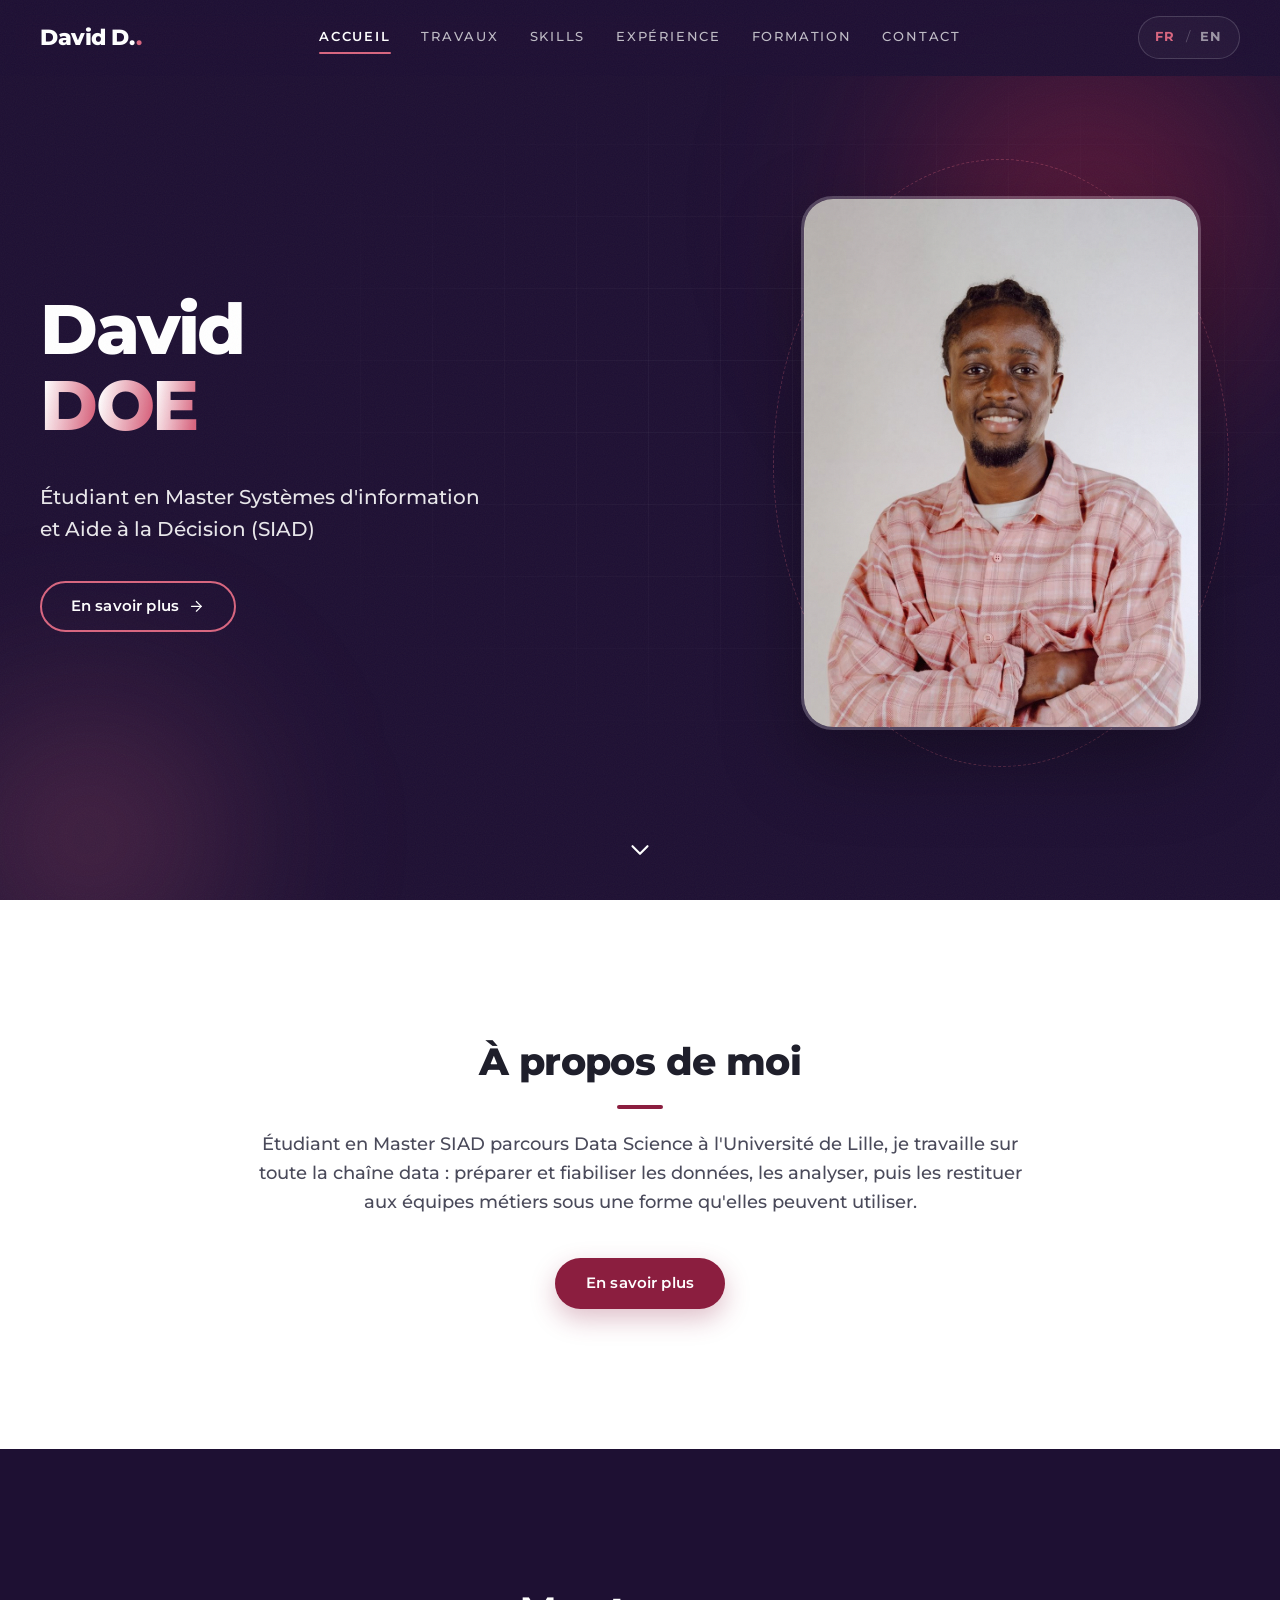
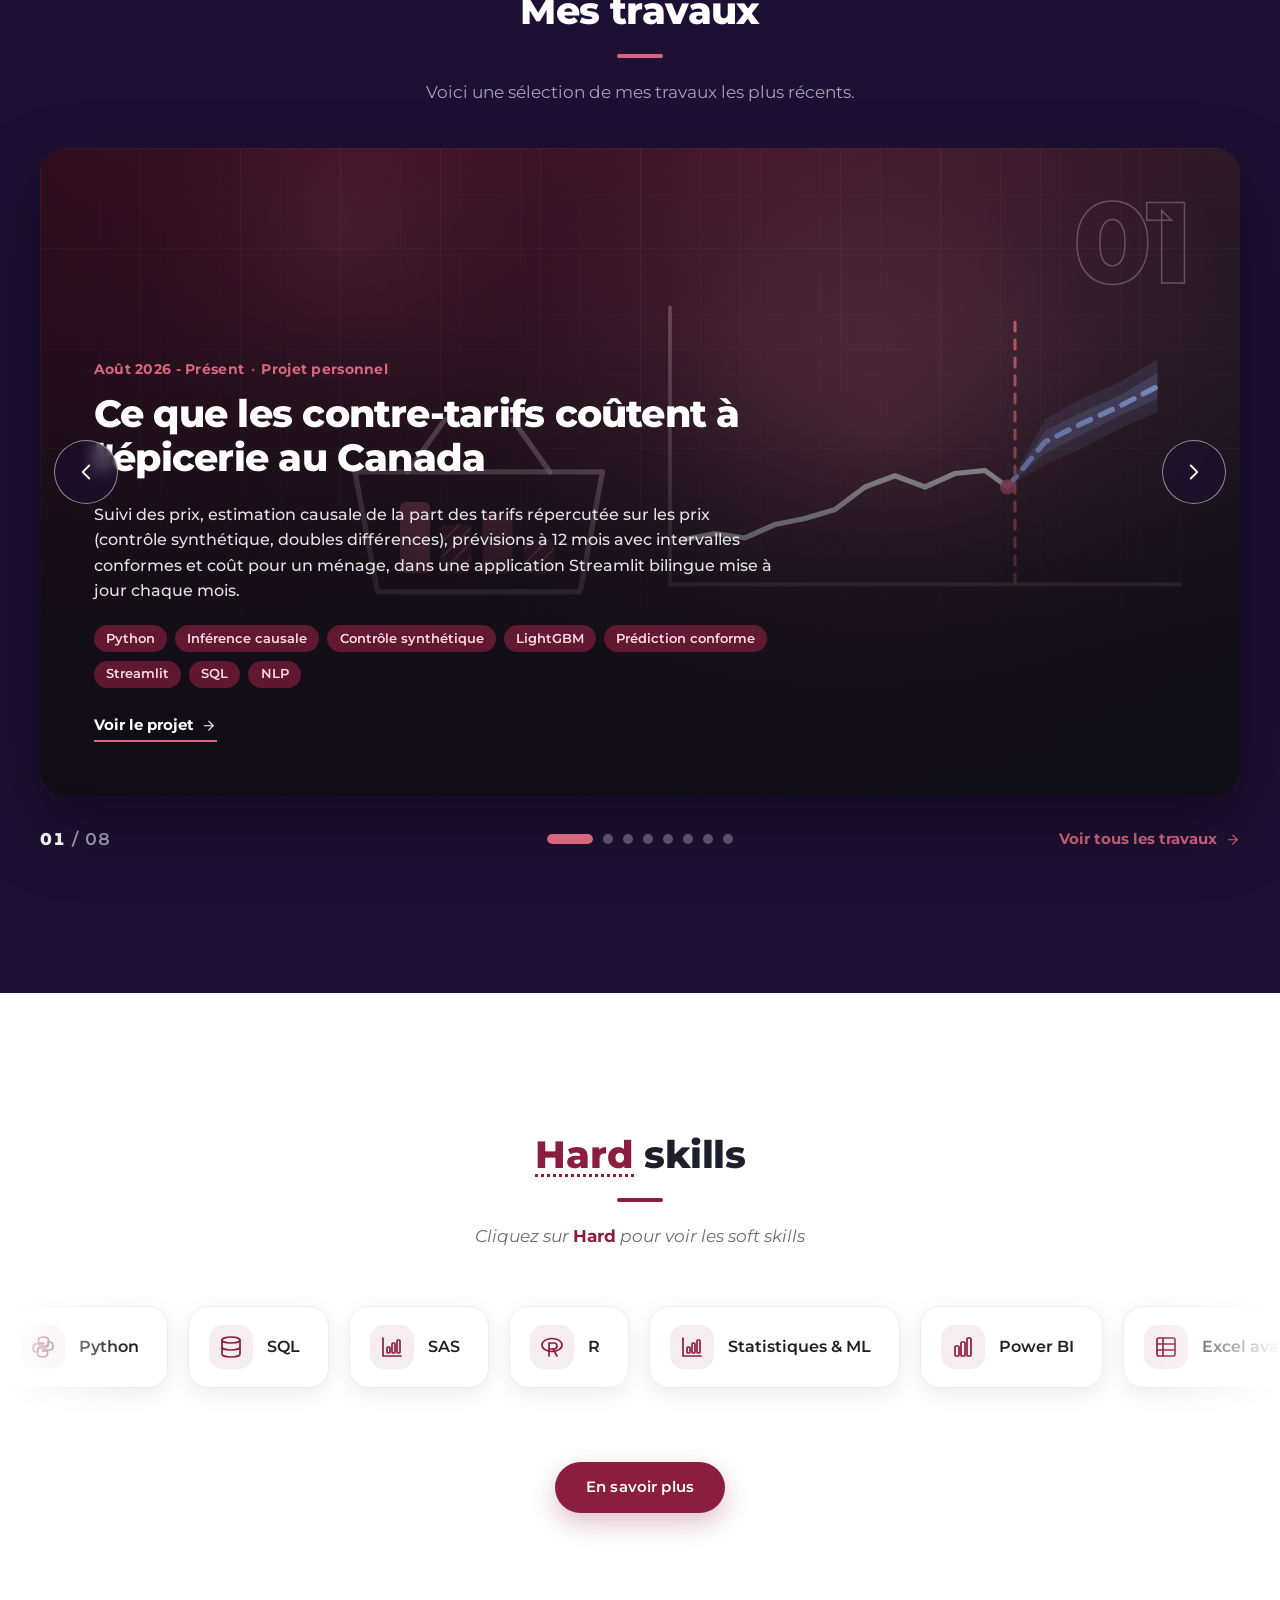
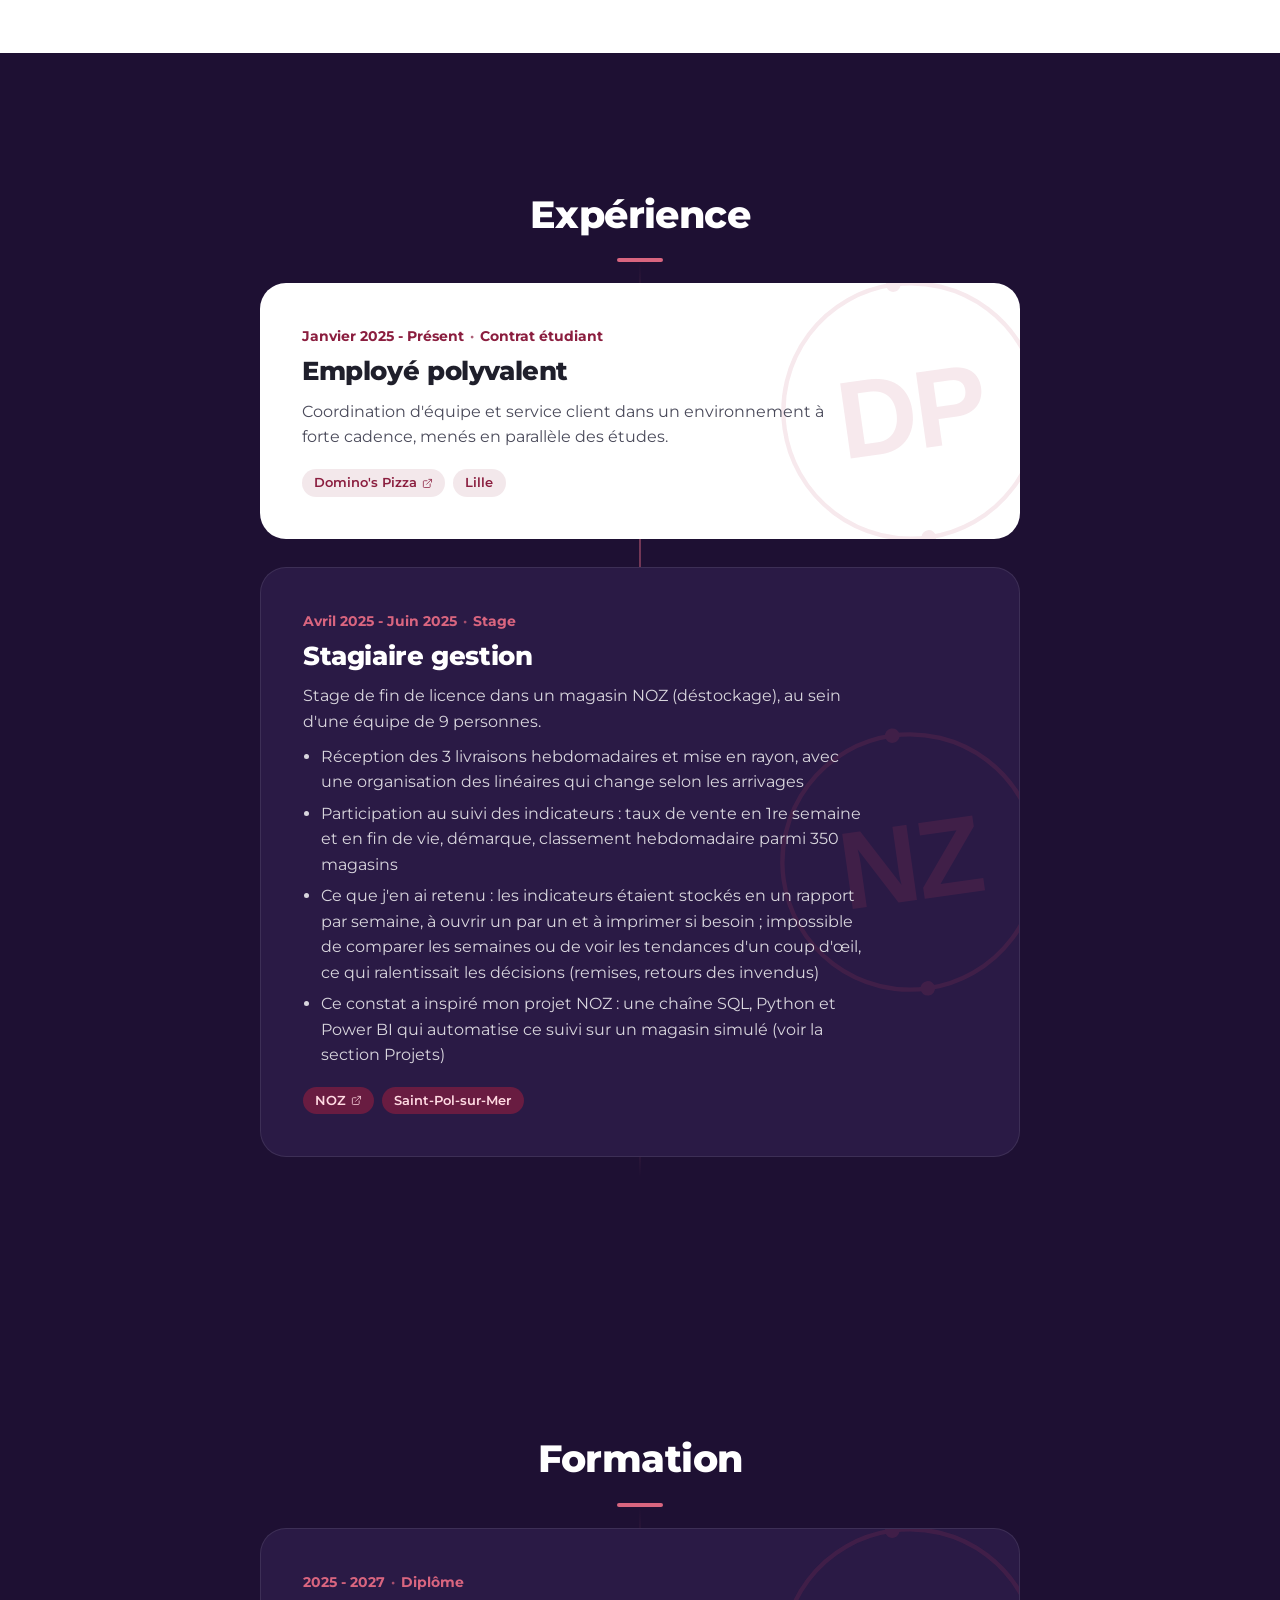
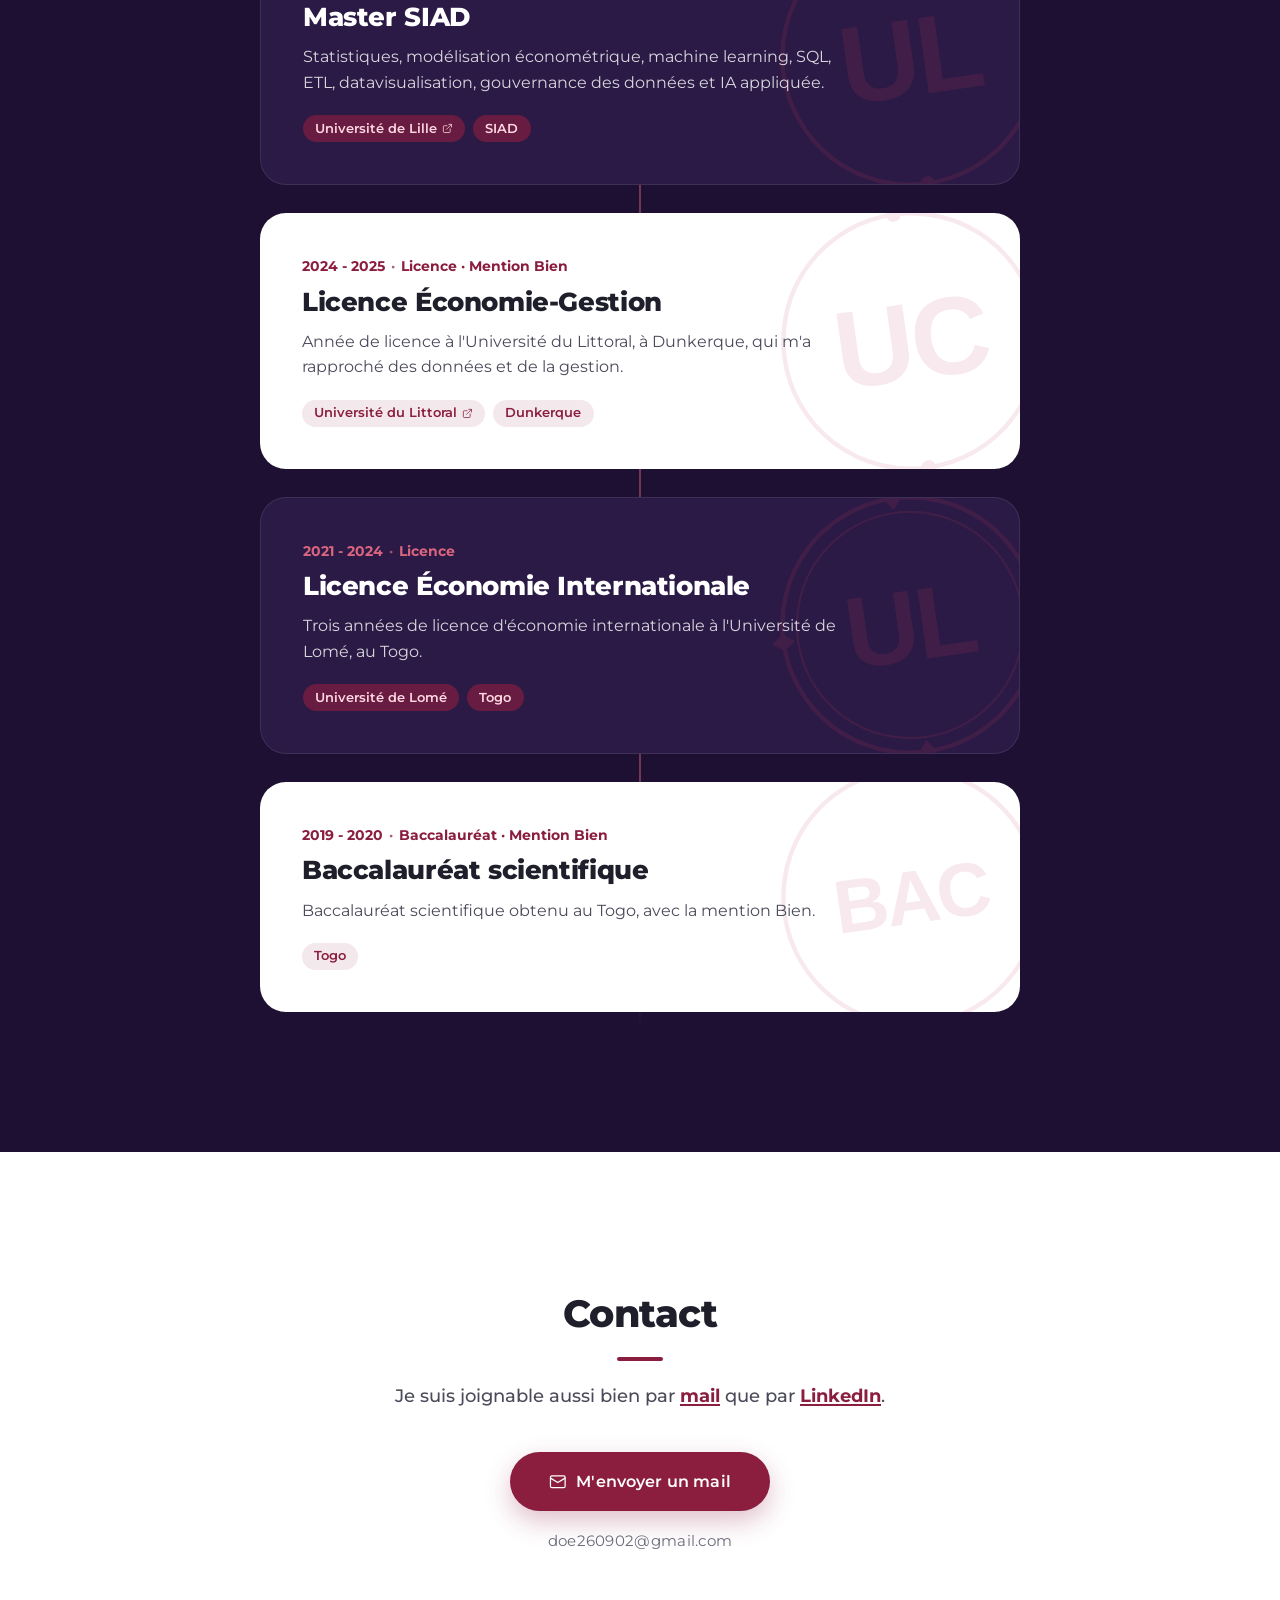
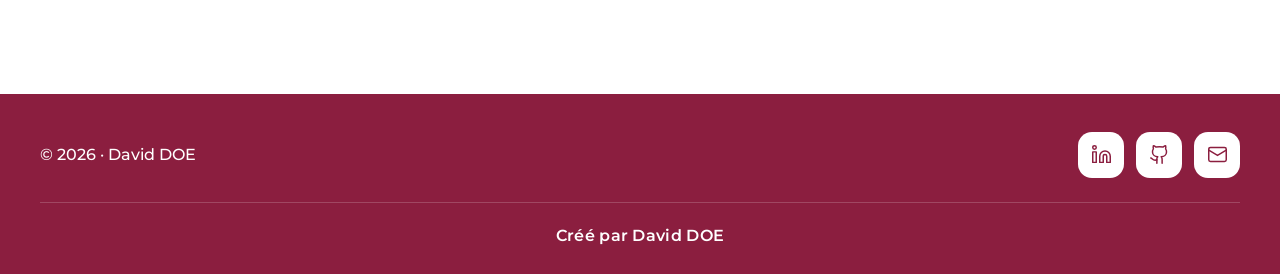
<file: index.html>
<!DOCTYPE html>
<html lang="fr">
<head>
  <meta charset="utf-8">
  <meta name="viewport" content="width=device-width, initial-scale=1">
  <title>David DOE · Portfolio data</title>
  <meta name="description" content="Portfolio de David DOE, étudiant en Master SIAD à l&#39;Université de Lille : data analysis, BI et machine learning.">
  <meta name="theme-color" content="#1e1033">
  <meta property="og:type" content="website">
  <meta property="og:site_name" content="David DOE · Portfolio">
  <meta property="og:title" content="David DOE · Portfolio data">
  <meta property="og:description" content="Portfolio de David DOE, étudiant en Master SIAD à l&#39;Université de Lille : data analysis, BI et machine learning.">
  <meta property="og:locale" content="fr_FR">
  <meta property="og:url" content="https://david-doe.github.io/">
  <meta name="twitter:card" content="summary">
  <link rel="icon" href="favicon.svg" type="image/svg+xml">
  <link rel="preconnect" href="https://fonts.googleapis.com">
  <link rel="preconnect" href="https://fonts.gstatic.com" crossorigin>
  <link rel="stylesheet" href="https://fonts.googleapis.com/css2?family=Montserrat:ital,wght@0,400;0,500;0,600;0,700;0,800;1,400;1,500&display=swap">
  <link rel="stylesheet" href="css/styles.css?v=5">
</head>
<body data-page="home">
  <a class="skip-link" href="#main">Aller au contenu</a>
  <header id="site-header"></header>
  <main id="main">
    <section id="accueil" class="hero"></section>
    <section id="apropos" class="section section--light"></section>
    <section id="travaux" class="section section--dark section--works"></section>
    <section id="skills" class="section section--light"></section>
    <section id="experience" class="section section--dark"></section>
    <section id="formation" class="section section--dark"></section>
    <section id="contact" class="section section--light"></section>
  </main>
  <footer id="site-footer"></footer>
  <noscript><p style="padding:120px 24px;text-align:center">Ce site a besoin de JavaScript pour s'afficher. / This site needs JavaScript.</p></noscript>

  <!-- Contenu éditable, puis rendu et comportements -->
  <script src="data/content.js?v=7"></script>
  <script src="data/content.en.js?v=6"></script>
  <script src="js/render.js?v=4"></script>
  <script src="js/main.js?v=4"></script>
</body>
</html>
</file>
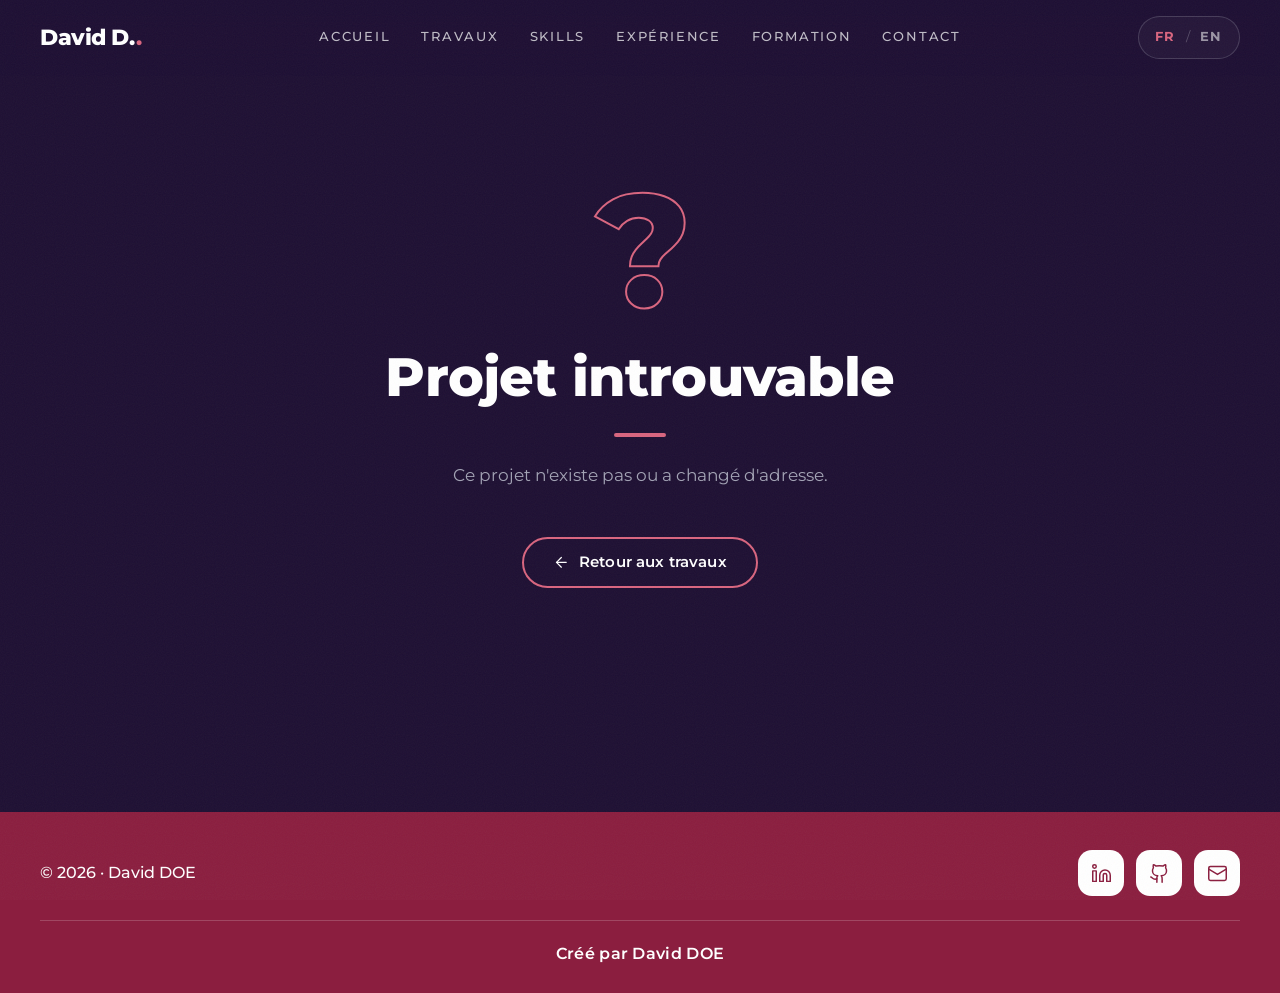
<file: project.html>
<!DOCTYPE html>
<html lang="fr">
<head>
  <meta charset="utf-8">
  <meta name="viewport" content="width=device-width, initial-scale=1">
  <title>Projet · David DOE</title>
  <meta name="description" content="Portfolio de David DOE, étudiant en Master SIAD à l&#39;Université de Lille : data analysis, BI et machine learning.">
  <meta name="theme-color" content="#1e1033">
  <meta property="og:type" content="website">
  <meta property="og:site_name" content="David DOE · Portfolio">
  <meta property="og:title" content="Projet · David DOE">
  <meta property="og:description" content="Portfolio de David DOE, étudiant en Master SIAD à l&#39;Université de Lille : data analysis, BI et machine learning.">
  <meta property="og:locale" content="fr_FR">
  <meta property="og:url" content="https://david-doe.github.io/">
  <meta name="twitter:card" content="summary">
  <link rel="icon" href="favicon.svg" type="image/svg+xml">
  <link rel="preconnect" href="https://fonts.googleapis.com">
  <link rel="preconnect" href="https://fonts.gstatic.com" crossorigin>
  <link rel="stylesheet" href="https://fonts.googleapis.com/css2?family=Montserrat:ital,wght@0,400;0,500;0,600;0,700;0,800;1,400;1,500&display=swap">
  <link rel="stylesheet" href="css/styles.css?v=5">
</head>
<body data-page="project">
  <a class="skip-link" href="#main">Aller au contenu</a>
  <header id="site-header"></header>
  <main id="main">
    <div id="project-page"></div>
  </main>
  <footer id="site-footer"></footer>
  <noscript><p style="padding:120px 24px;text-align:center">Ce site a besoin de JavaScript pour s'afficher. / This site needs JavaScript.</p></noscript>

  <!-- Contenu éditable, puis rendu et comportements -->
  <script src="data/content.js?v=7"></script>
  <script src="data/content.en.js?v=6"></script>
  <script src="js/render.js?v=4"></script>
  <script src="js/demos.js?v=3"></script>
  <script src="js/main.js?v=4"></script>
</body>
</html>
</file>
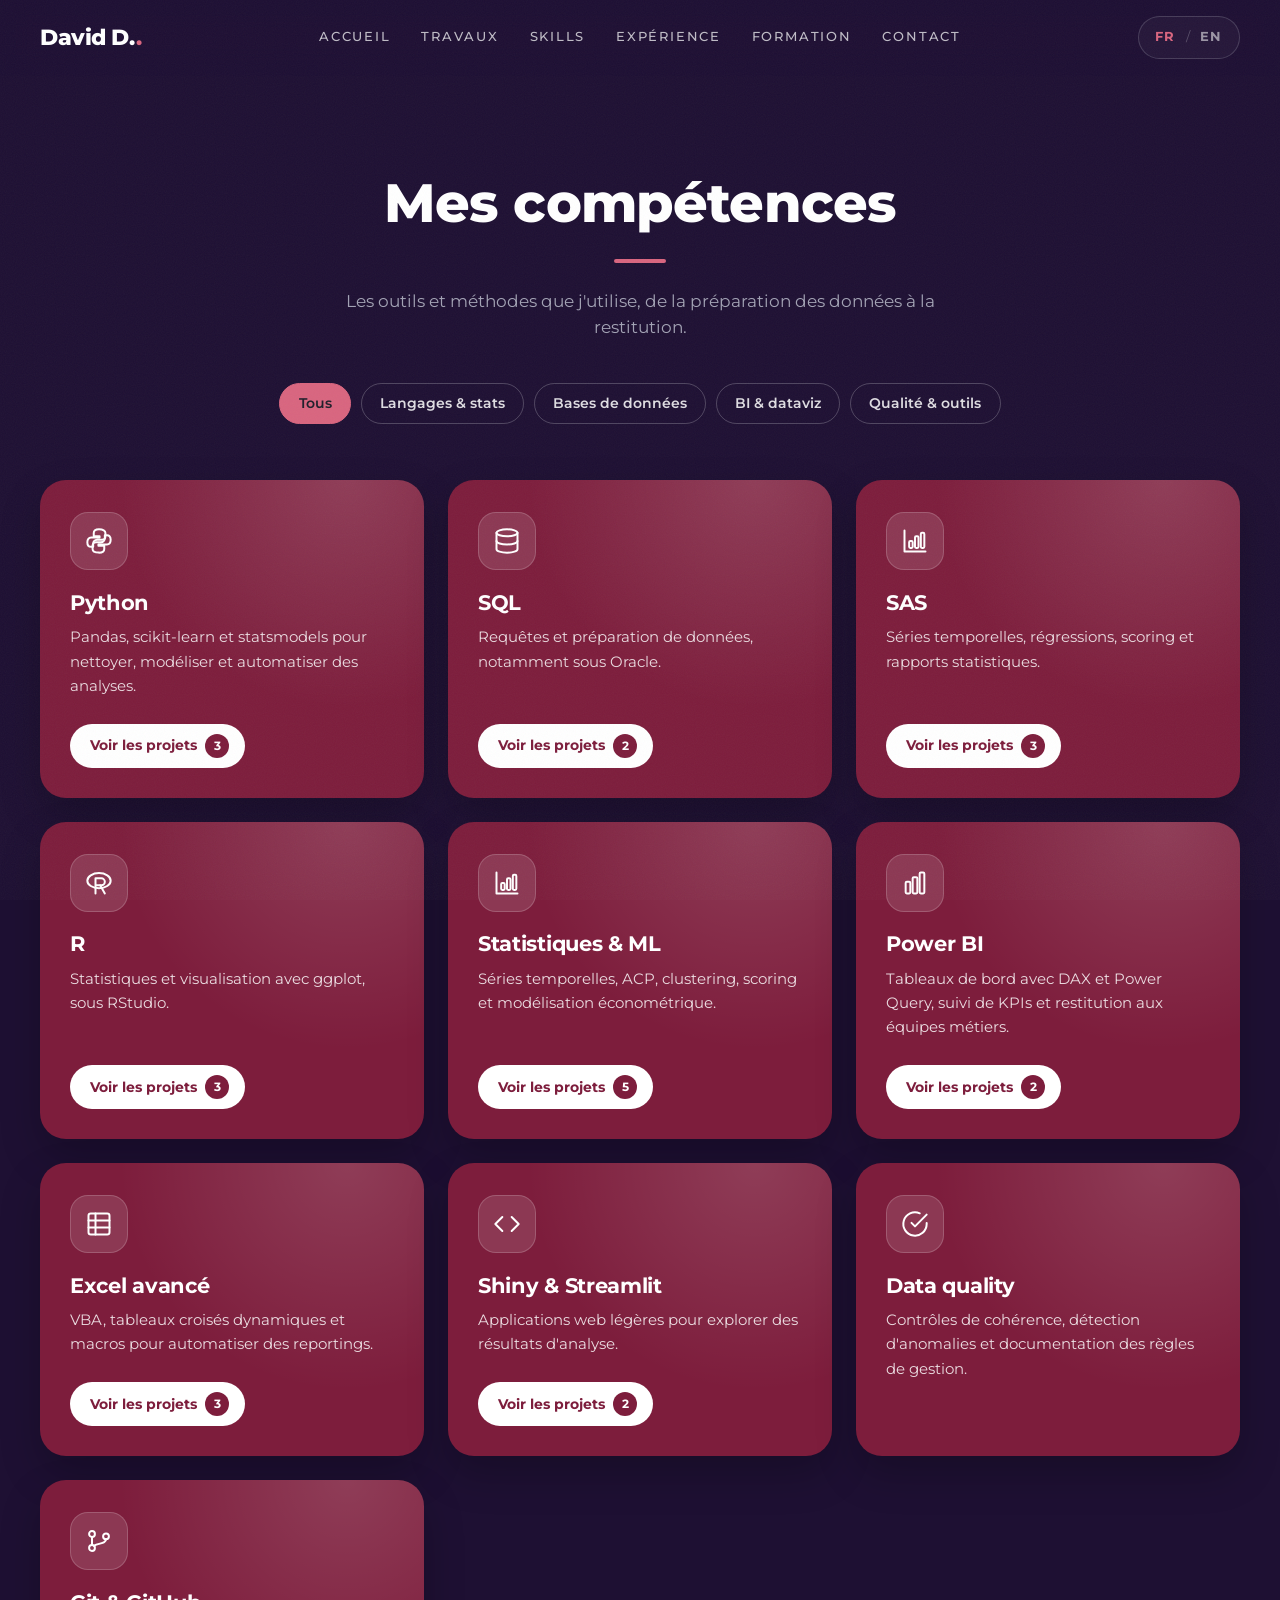
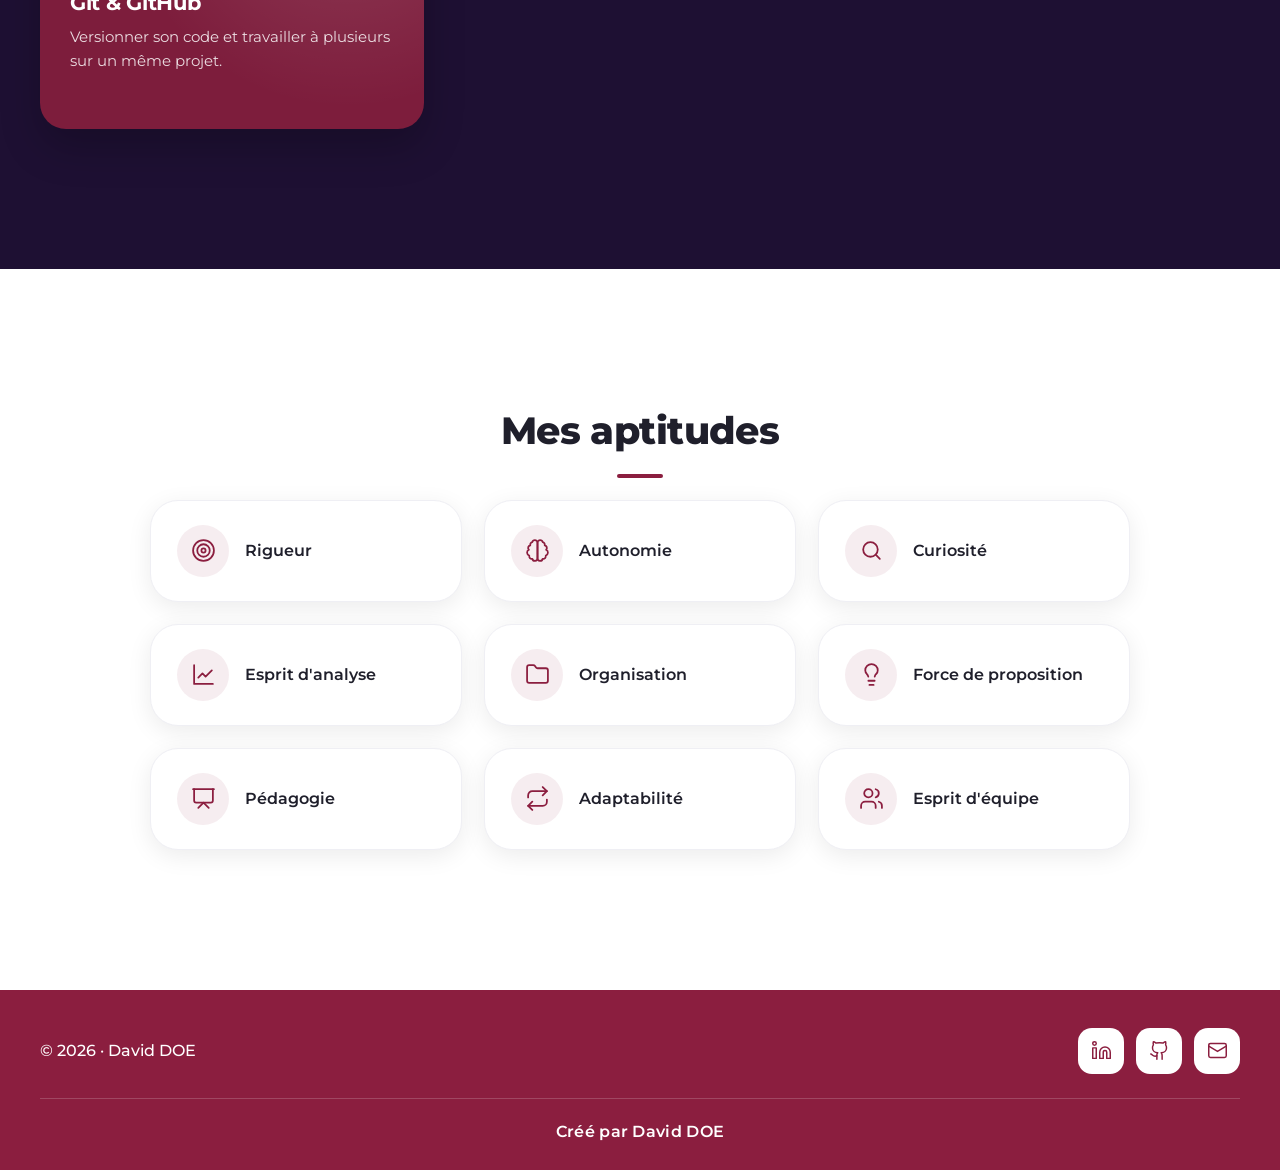
<file: skills.html>
<!DOCTYPE html>
<html lang="fr">
<head>
  <meta charset="utf-8">
  <meta name="viewport" content="width=device-width, initial-scale=1">
  <title>Mes compétences · David DOE</title>
  <meta name="description" content="Portfolio de David DOE, étudiant en Master SIAD à l&#39;Université de Lille : data analysis, BI et machine learning.">
  <meta name="theme-color" content="#1e1033">
  <meta property="og:type" content="website">
  <meta property="og:site_name" content="David DOE · Portfolio">
  <meta property="og:title" content="Mes compétences · David DOE">
  <meta property="og:description" content="Portfolio de David DOE, étudiant en Master SIAD à l&#39;Université de Lille : data analysis, BI et machine learning.">
  <meta property="og:locale" content="fr_FR">
  <meta property="og:url" content="https://david-doe.github.io/">
  <meta name="twitter:card" content="summary">
  <link rel="icon" href="favicon.svg" type="image/svg+xml">
  <link rel="preconnect" href="https://fonts.googleapis.com">
  <link rel="preconnect" href="https://fonts.gstatic.com" crossorigin>
  <link rel="stylesheet" href="https://fonts.googleapis.com/css2?family=Montserrat:ital,wght@0,400;0,500;0,600;0,700;0,800;1,400;1,500&display=swap">
  <link rel="stylesheet" href="css/styles.css?v=5">
</head>
<body data-page="skills">
  <a class="skip-link" href="#main">Aller au contenu</a>
  <header id="site-header"></header>
  <main id="main">
    <div id="skills-page"></div>
  </main>
  <footer id="site-footer"></footer>
  <noscript><p style="padding:120px 24px;text-align:center">Ce site a besoin de JavaScript pour s'afficher. / This site needs JavaScript.</p></noscript>

  <!-- Contenu éditable, puis rendu et comportements -->
  <script src="data/content.js?v=7"></script>
  <script src="data/content.en.js?v=6"></script>
  <script src="js/render.js?v=4"></script>
  <script src="js/main.js?v=4"></script>
</body>
</html>
</file>
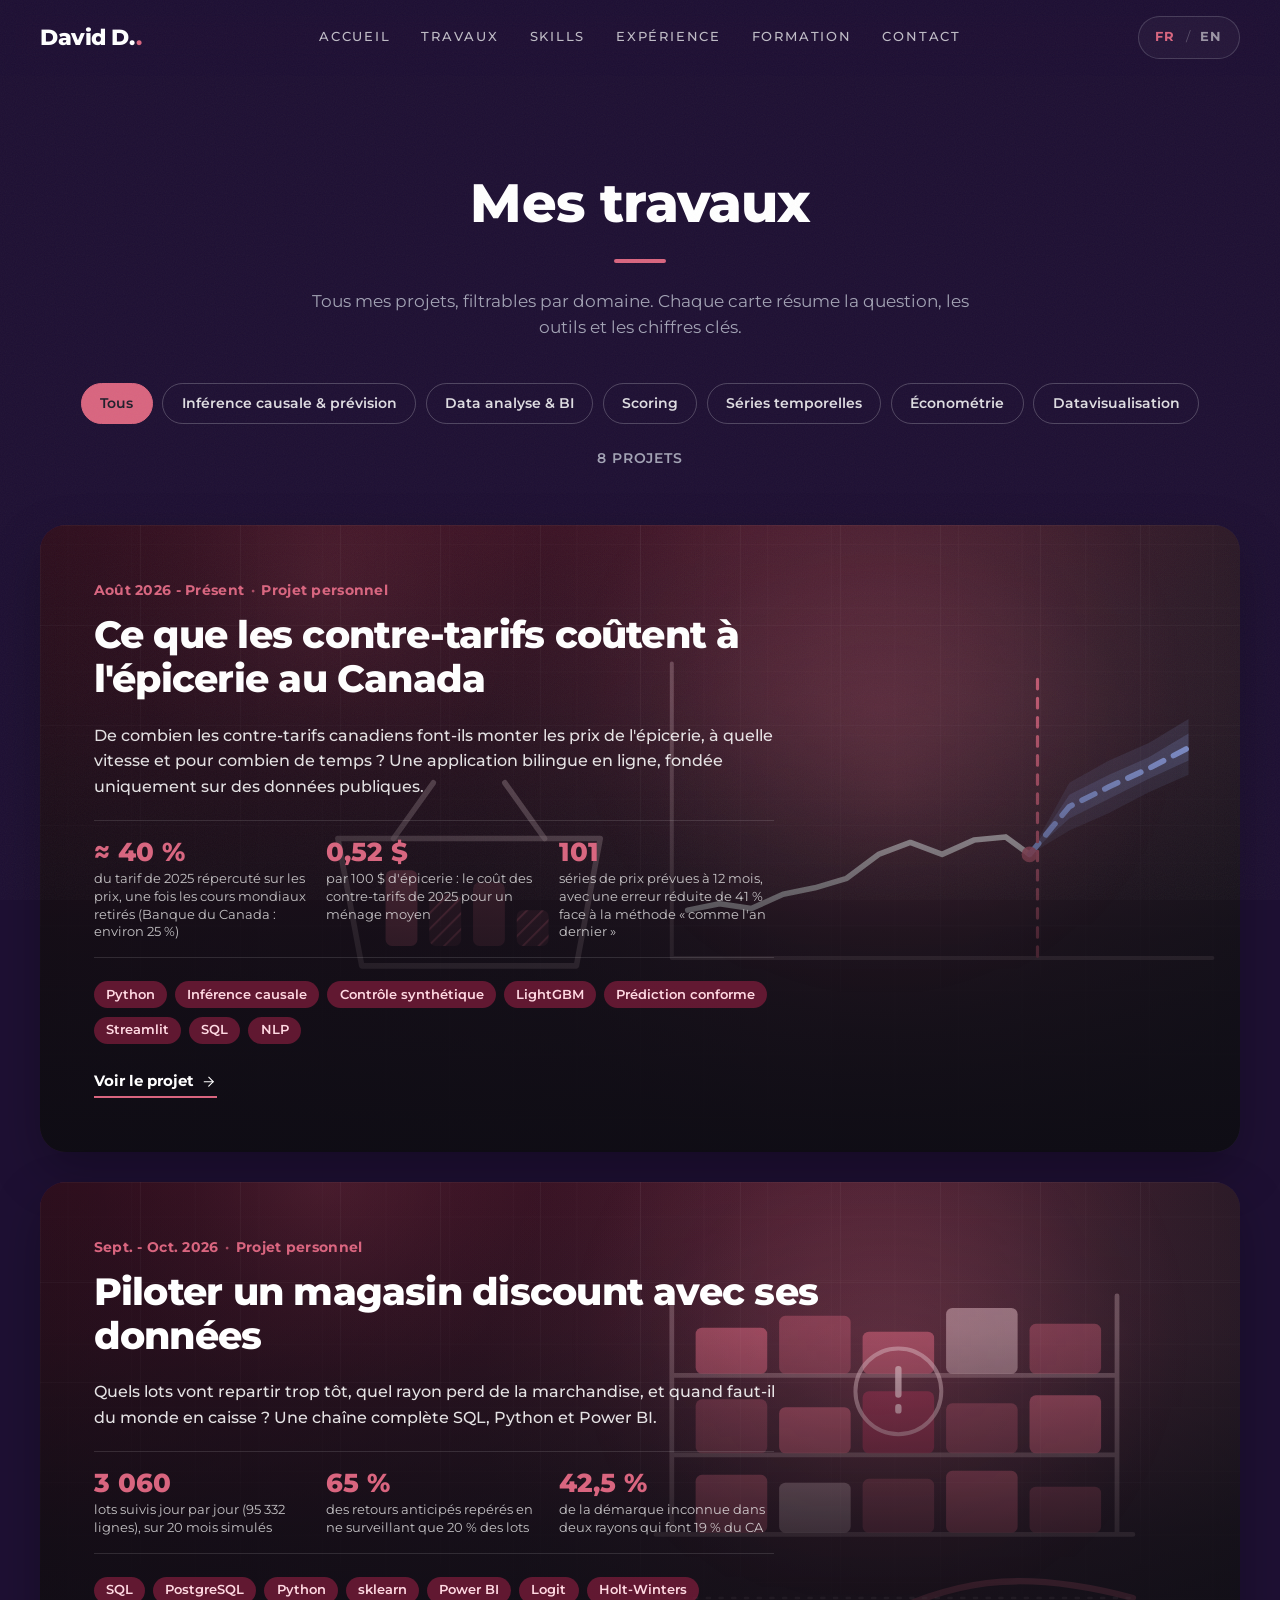
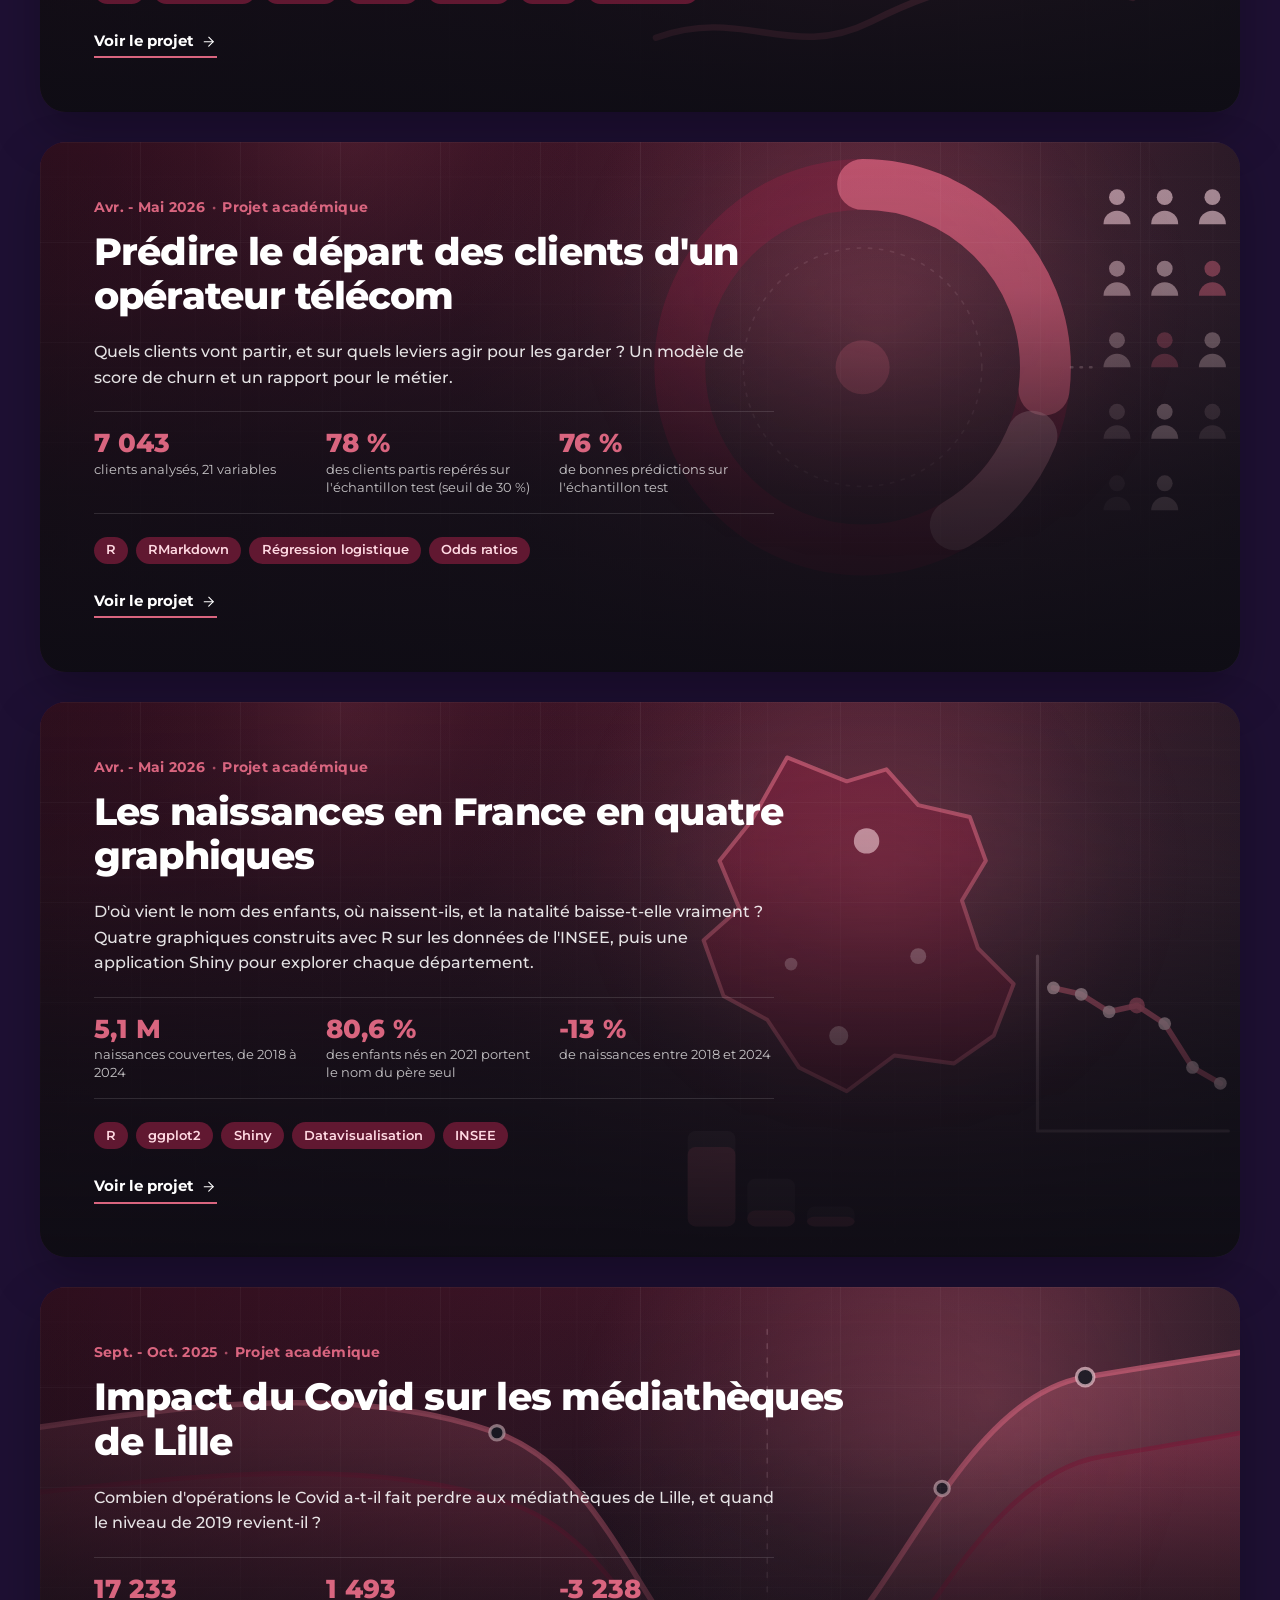
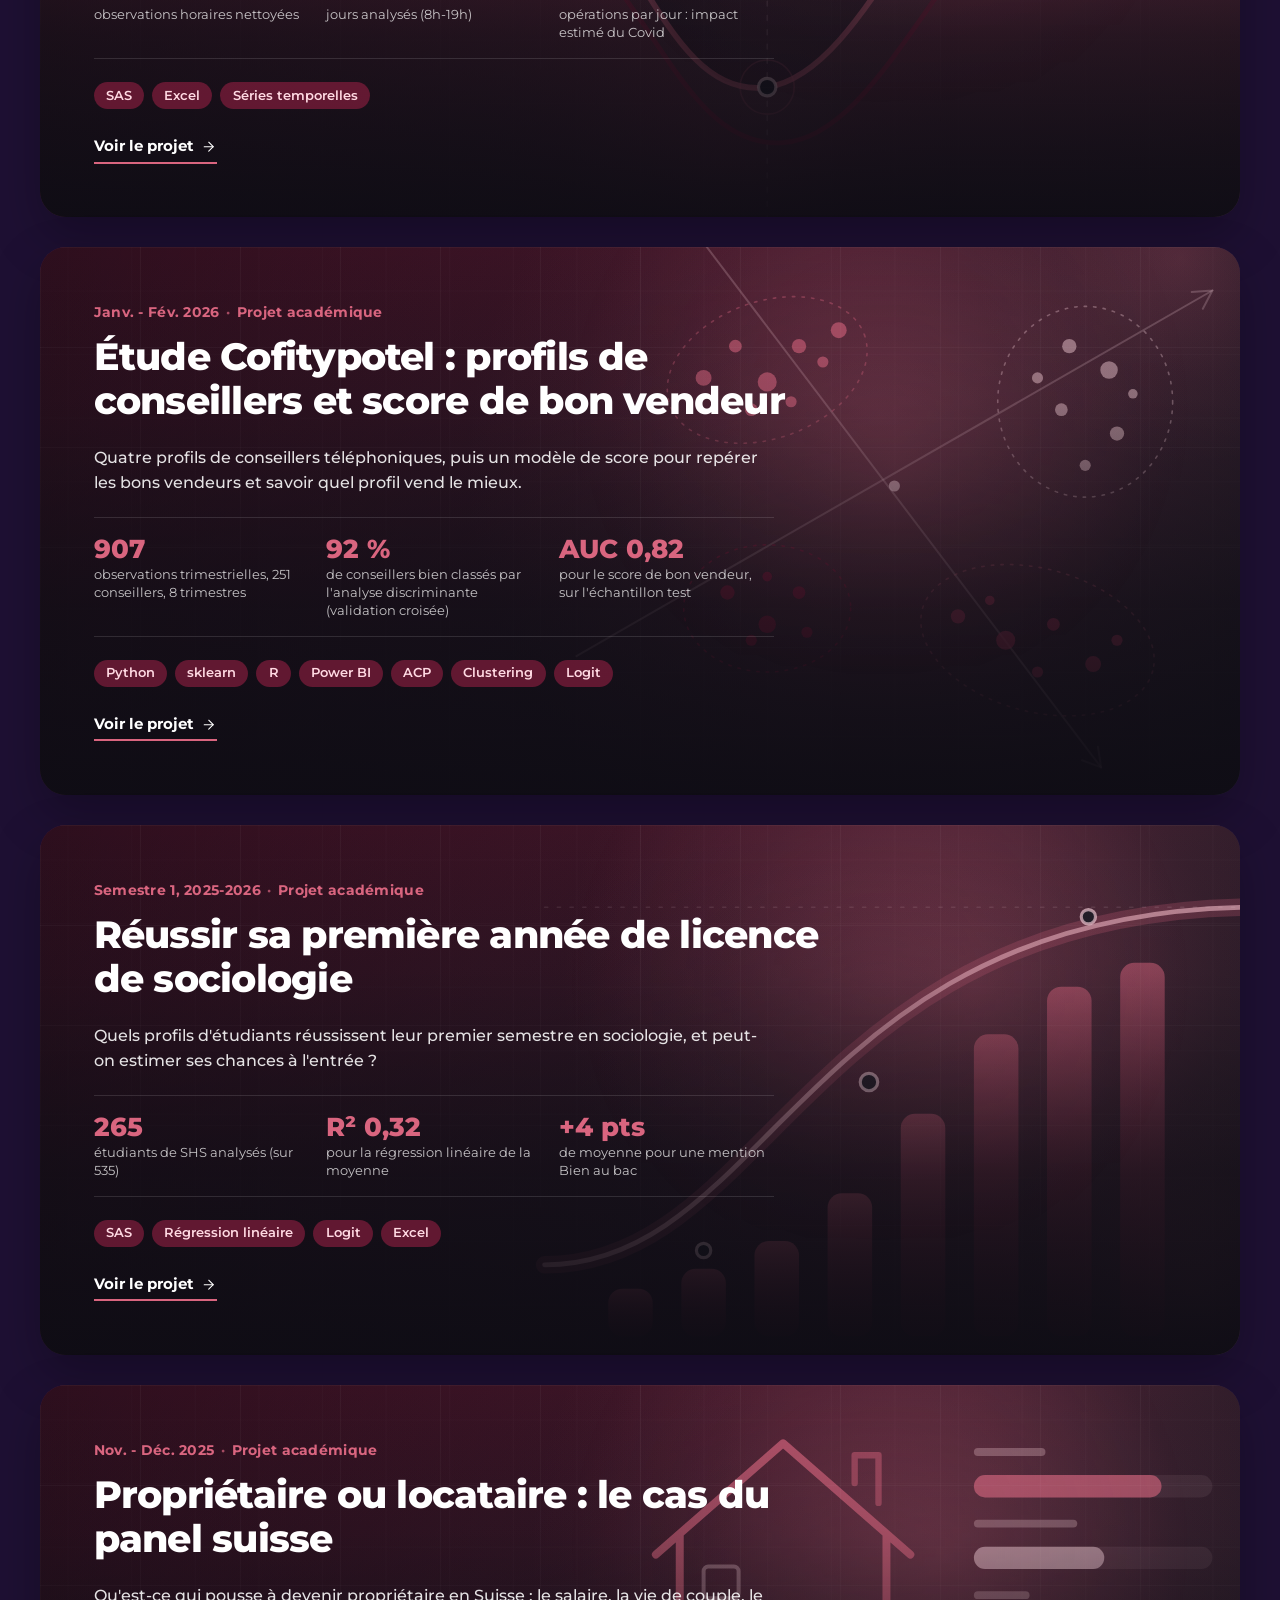
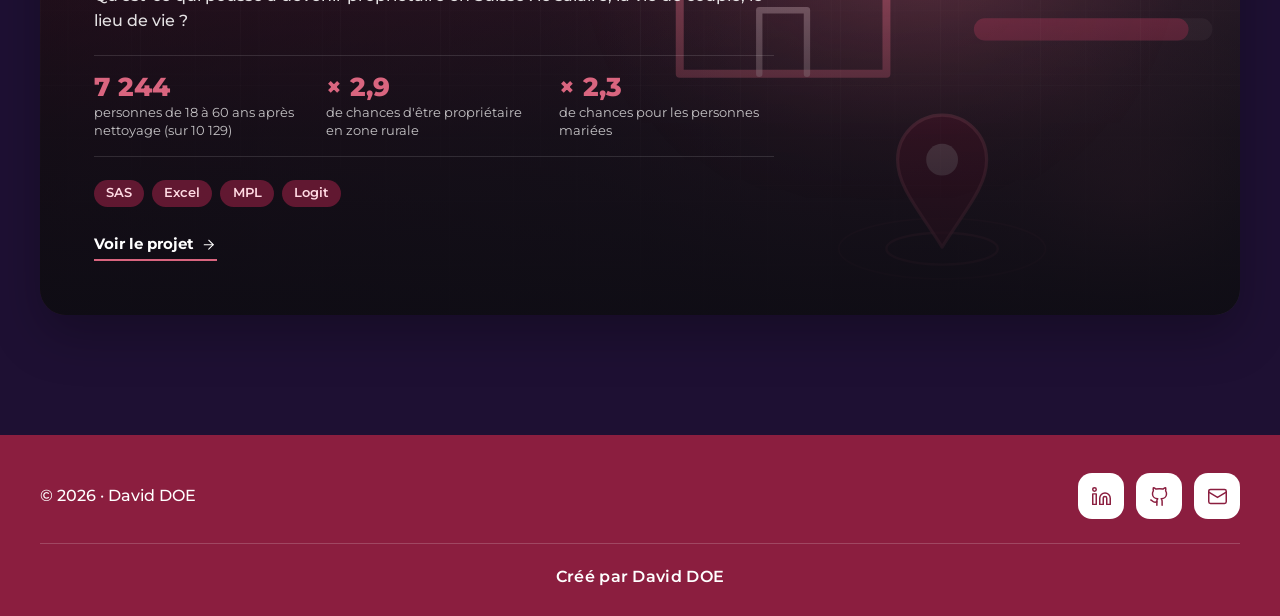
<file: works.html>
<!DOCTYPE html>
<html lang="fr">
<head>
  <meta charset="utf-8">
  <meta name="viewport" content="width=device-width, initial-scale=1">
  <title>Mes travaux · David DOE</title>
  <meta name="description" content="Portfolio de David DOE, étudiant en Master SIAD à l&#39;Université de Lille : data analysis, BI et machine learning.">
  <meta name="theme-color" content="#1e1033">
  <meta property="og:type" content="website">
  <meta property="og:site_name" content="David DOE · Portfolio">
  <meta property="og:title" content="Mes travaux · David DOE">
  <meta property="og:description" content="Portfolio de David DOE, étudiant en Master SIAD à l&#39;Université de Lille : data analysis, BI et machine learning.">
  <meta property="og:locale" content="fr_FR">
  <meta property="og:url" content="https://david-doe.github.io/">
  <meta name="twitter:card" content="summary">
  <link rel="icon" href="favicon.svg" type="image/svg+xml">
  <link rel="preconnect" href="https://fonts.googleapis.com">
  <link rel="preconnect" href="https://fonts.gstatic.com" crossorigin>
  <link rel="stylesheet" href="https://fonts.googleapis.com/css2?family=Montserrat:ital,wght@0,400;0,500;0,600;0,700;0,800;1,400;1,500&display=swap">
  <link rel="stylesheet" href="css/styles.css?v=5">
</head>
<body data-page="works">
  <a class="skip-link" href="#main">Aller au contenu</a>
  <header id="site-header"></header>
  <main id="main">
    <section id="works-page" class="section--dark"></section>
  </main>
  <footer id="site-footer"></footer>
  <noscript><p style="padding:120px 24px;text-align:center">Ce site a besoin de JavaScript pour s'afficher. / This site needs JavaScript.</p></noscript>

  <!-- Contenu éditable, puis rendu et comportements -->
  <script src="data/content.js?v=7"></script>
  <script src="data/content.en.js?v=6"></script>
  <script src="js/render.js?v=4"></script>
  <script src="js/main.js?v=4"></script>
</body>
</html>
</file>
<file: css/styles.css>
/* ==========================================================================
   css/styles.css — portfolio sombre, accent rouge bordeaux
   --------------------------------------------------------------------------
   1. Design tokens        6. Accueil (hero, sections)   11. Page projet
   2. Base                 7. Carrousel des travaux      12. Graphiques
   3. Utilitaires          8. Skills                     13. Animations
   4. Composants           9. Expérience / formation     14. Responsive
   5. Navbar & footer     10. Pages Travaux / Skills     15. Mouvement réduit
   ========================================================================== */

/* 1. Design tokens --------------------------------------------------------- */
:root {
  --bg: #1e1033;             /* fond sombre principal, navbar, hero */
  --bg-soft: #2a1a45;        /* cartes sur fond sombre */
  --bg-deep: #120a22;        /* profondeur des dégradés */
  --white: #ffffff;
  --ink: #1f1f2b;            /* texte sur sections blanches */
  --muted: #6b6b7b;
  --muted-dark: #a3a3b5;     /* texte secondaire sur fond sombre */
  --line: rgba(255, 255, 255, .09);

  --accent: #8b1e3f;         /* bordeaux : boutons pleins, footer, cartes de compétences */
  --accent-hover: #6f1631;
  --accent-bright: #d9657f;  /* bordeaux éclairci : texte, barre de progression, bordures sur fond sombre */
  --accent-card: #7d1d3c;    /* cartes pleines de la page Compétences */
  --pill-bg: rgba(139, 30, 63, .65);
  --pill-text: #ffd9e2;

  --radius: 16px;
  --radius-lg: 26px;
  --shadow: 0 6px 24px rgba(0, 0, 0, .08);
  --shadow-lift: 0 18px 44px rgba(0, 0, 0, .18);

  --nav-h: 76px;
  --container: 1200px;
  --gutter: clamp(20px, 4vw, 40px);
  --ease: cubic-bezier(.22, .8, .2, 1);
  --font: "Montserrat", system-ui, -apple-system, "Segoe UI", sans-serif;
}

/* 2. Base ------------------------------------------------------------------ */
*, *::before, *::after { box-sizing: border-box; }
[hidden] { display: none !important; }

html {
  scroll-behavior: smooth;
  -webkit-text-size-adjust: 100%;
  background: var(--bg);
}
html.is-locked { overflow: hidden; }

body {
  margin: 0;
  font-family: var(--font);
  font-weight: 400;
  line-height: 1.6;
  color: var(--white);
  background: var(--bg);
  overflow-x: hidden;
  -webkit-font-smoothing: antialiased;
  text-rendering: optimizeLegibility;
}

/* Léger grain sur tout le site, pour la profondeur */
body::after {
  content: "";
  position: fixed;
  inset: 0;
  z-index: 200;
  pointer-events: none;
  opacity: .045;
  background-image: url("data:image/svg+xml,%3Csvg xmlns='http://www.w3.org/2000/svg' width='160' height='160'%3E%3Cfilter id='n'%3E%3CfeTurbulence type='fractalNoise' baseFrequency='.9' numOctaves='2' stitchTiles='stitch'/%3E%3C/filter%3E%3Crect width='100%25' height='100%25' filter='url(%23n)'/%3E%3C/svg%3E");
}

img, svg { display: block; max-width: 100%; }
img { height: auto; }
a { color: inherit; text-decoration: none; }
button { font: inherit; color: inherit; background: none; border: 0; padding: 0; cursor: pointer; }
h1, h2, h3, p, ul, ol, dl, dd, figure { margin: 0; }
ul, ol { padding: 0; }
h1, h2, h3 { line-height: 1.15; font-weight: 800; letter-spacing: -.015em; }
::selection { background: var(--accent-bright); color: var(--white); }

:focus-visible {
  outline: 3px solid var(--accent-bright);
  outline-offset: 3px;
  border-radius: 6px;
}
section[id], h2[id] { scroll-margin-top: calc(var(--nav-h) + 16px); }

main { transition: opacity .2s ease; }
body.is-switching main,
body.is-switching #site-footer { opacity: 0; }

.skip-link {
  position: fixed;
  top: 10px;
  left: 10px;
  z-index: 300;
  padding: .7em 1.2em;
  border-radius: 999px;
  background: var(--accent-bright);
  color: var(--ink);
  font-weight: 700;
  transform: translateY(-150%);
  transition: transform .2s;
}
.skip-link:focus { transform: none; }

/* 3. Utilitaires ----------------------------------------------------------- */
.container {
  width: 100%;
  max-width: calc(var(--container) + var(--gutter) * 2);
  margin-inline: auto;
  padding-inline: var(--gutter);
}
.container--narrow { max-width: calc(820px + var(--gutter) * 2); }
.center { text-align: center; }

.section { position: relative; padding-block: clamp(84px, 11vw, 140px); }
.section--light { background: var(--white); color: var(--ink); }
.section--dark { background: var(--bg); color: var(--white); }

.section-title {
  font-size: clamp(1.9rem, 3.4vw, 2.4rem);
  margin-bottom: .55em;
}
.section-title::after {
  content: "";
  display: block;
  width: 46px;
  height: 4px;
  margin: .55em auto 0;
  border-radius: 4px;
  background: var(--accent);
}
.section--dark .section-title::after,
.section-title--light::after { background: var(--accent-bright); }

.section-sub {
  max-width: 60ch;
  margin: 0 auto 2.6rem;
  color: var(--muted-dark);
  font-size: 1.05rem;
}
.section--light .section-sub { color: var(--muted); }
.section-sub--italic { font-style: italic; }
.section-sub strong { color: var(--accent); font-style: normal; }

.lead {
  max-width: 64ch;
  margin: 0 auto 2.2rem;
  font-size: clamp(1.02rem, 1.4vw, 1.15rem);
  font-weight: 500;
  color: #4a4a5a;
}
.text-link {
  color: var(--accent);
  font-weight: 700;
  background: linear-gradient(currentColor, currentColor) 0 100% / 100% 2px no-repeat;
  transition: background-size .25s var(--ease), color .2s;
}
.text-link:hover { color: var(--accent-hover); background-size: 100% 40%; background-color: transparent; }

.eyebrow {
  margin-bottom: 1.1rem;
  font-size: .74rem;
  font-weight: 700;
  letter-spacing: .2em;
  text-transform: uppercase;
  color: var(--muted-dark);
}

.icon { width: 1.25em; height: 1.25em; flex: none; }

/* 4. Composants ------------------------------------------------------------ */

/* Boutons */
.btn {
  display: inline-flex;
  align-items: center;
  justify-content: center;
  gap: .6em;
  padding: .95em 1.9em;
  border-radius: 999px;
  border: 2px solid transparent;
  font-size: .95rem;
  font-weight: 600;
  letter-spacing: .01em;
  line-height: 1.2;
  transition: background-color .2s, border-color .2s, color .2s, transform .2s var(--ease), box-shadow .2s;
}
.btn .icon { width: 1.1em; height: 1.1em; transition: transform .2s var(--ease); }
.btn:hover .icon:last-child { transform: translateX(3px); }
.btn:hover .icon:first-child:not(:last-child) { transform: translateX(-3px); }
.btn--solid { background: var(--accent); color: var(--white); box-shadow: 0 10px 26px rgba(139, 30, 63, .28); }
.btn--solid:hover { background: var(--accent-hover); transform: translateY(-2px); box-shadow: 0 14px 30px rgba(139, 30, 63, .36); }
.btn--outline { border-color: var(--accent-bright); color: var(--white); }
.btn--outline:hover { background: var(--accent-hover); border-color: var(--accent-hover); transform: translateY(-2px); }
.btn--lg { padding: 1.1em 2.3em; font-size: 1rem; }

/* Pastilles */
.pills { display: flex; flex-wrap: wrap; gap: .5rem; list-style: none; }
.pill {
  display: inline-flex;
  align-items: center;
  gap: .4em;
  padding: .36em .95em;
  border-radius: 999px;
  background: var(--pill-bg);
  color: var(--pill-text);
  font-size: .8rem;
  font-weight: 600;
  line-height: 1.4;
  white-space: nowrap;
}
.pill--link { transition: background-color .2s, color .2s, transform .2s; }
.pill--link:hover { background: var(--accent-bright); color: var(--white); transform: translateY(-1px); }
.pill__ext { width: .85em; height: .85em; }
.pill--outline { background: transparent; border: 1.5px solid rgba(217, 101, 127, .55); color: var(--accent-bright); }

/* Filtres */
.filters { display: flex; flex-wrap: wrap; justify-content: center; gap: .6rem; margin-bottom: 1.4rem; }
.filter {
  padding: .6em 1.3em;
  border-radius: 999px;
  border: 1.5px solid rgba(255, 255, 255, .22);
  color: rgba(255, 255, 255, .86);
  font-size: .88rem;
  font-weight: 600;
  transition: background-color .2s, border-color .2s, color .2s, transform .2s;
}
.filter:hover { border-color: var(--accent-bright); color: var(--white); transform: translateY(-1px); }
.filter[aria-pressed="true"] { background: var(--accent-bright); border-color: var(--accent-bright); color: var(--ink); }

/* Modale */
.modal {
  position: fixed;
  inset: 0;
  z-index: 150;
  display: grid;
  place-items: center;
  padding: 16px;
  opacity: 0;
  transition: opacity .25s ease;
}
.modal.is-open { opacity: 1; }
.modal__overlay {
  position: absolute;
  inset: 0;
  background: rgba(12, 12, 20, .62);
  -webkit-backdrop-filter: blur(10px);
  backdrop-filter: blur(10px);
}
.modal__box {
  position: relative;
  display: flex;
  flex-direction: column;
  width: min(720px, 100%);
  max-height: min(86vh, 860px);
  padding: clamp(28px, 4vw, 44px);
  border-radius: var(--radius-lg);
  background: var(--bg);
  border: 1px solid var(--line);
  box-shadow: 0 40px 90px rgba(0, 0, 0, .5);
  transform: translateY(18px) scale(.97);
  transition: transform .35s var(--ease);
}
.modal.is-open .modal__box { transform: none; }
.modal__x {
  position: absolute;
  top: 16px;
  right: 16px;
  display: grid;
  place-items: center;
  width: 42px;
  height: 42px;
  border-radius: 50%;
  color: var(--muted-dark);
  transition: background-color .2s, color .2s, transform .2s;
}
.modal__x:hover { background: var(--bg-soft); color: var(--white); transform: rotate(90deg); }
.modal__title { font-size: clamp(1.5rem, 3vw, 2rem); margin: 0 48px 1.2rem 0; }
.modal__title::after { content: ""; display: block; width: 40px; height: 4px; margin-top: .6em; border-radius: 4px; background: var(--accent-bright); }
.modal__body { overflow-y: auto; padding-right: 8px; overscroll-behavior: contain; }
.modal__body p { color: rgba(255, 255, 255, .84); margin-bottom: 1.1em; line-height: 1.75; }
.modal__body p:first-child::first-letter { float: left; font-size: 3.3em; line-height: .9; font-weight: 800; margin: .06em .12em 0 0; color: var(--accent-bright); }
.modal__foot { padding-top: 1.4rem; margin-top: .4rem; border-top: 1px solid var(--line); display: flex; justify-content: flex-end; }

/* Barre de défilement discrète */
.modal__body::-webkit-scrollbar, .table-scroll::-webkit-scrollbar { width: 6px; height: 6px; }
.modal__body::-webkit-scrollbar-thumb, .table-scroll::-webkit-scrollbar-thumb { background: rgba(255, 255, 255, .18); border-radius: 6px; }

/* 5. Navbar & footer -------------------------------------------------------- */
#site-header {
  position: fixed;
  inset: 0 0 auto;
  z-index: 100;
  height: var(--nav-h);
  background: rgba(30, 16, 51, .94);
  -webkit-backdrop-filter: blur(14px) saturate(1.2);
  backdrop-filter: blur(14px) saturate(1.2);
  border-bottom: 1px solid transparent;
  transition: border-color .3s, box-shadow .3s;
}
#site-header.is-scrolled { border-bottom-color: var(--line); box-shadow: 0 10px 30px rgba(0, 0, 0, .18); }

.nav {
  height: 100%;
  display: grid;
  grid-template-columns: 1fr auto 1fr;
  align-items: center;
  gap: 24px;
}
.nav__logo { font-size: 1.35rem; font-weight: 800; letter-spacing: -.02em; justify-self: start; }
.nav__logo::after { content: "."; color: var(--accent-bright); margin-left: 1px; }
.nav__links { display: flex; gap: clamp(14px, 2.4vw, 38px); list-style: none; }
.nav__link {
  position: relative;
  display: block;
  padding: .5em 0;
  font-size: .8rem;
  font-weight: 500;
  letter-spacing: .14em;
  text-transform: uppercase;
  color: rgba(255, 255, 255, .72);
  transition: color .2s;
}
.nav__link::after {
  content: "";
  position: absolute;
  left: 0;
  right: 0;
  bottom: 0;
  height: 2px;
  border-radius: 2px;
  background: var(--accent-bright);
  transform: scaleX(0);
  transition: transform .3s var(--ease);
}
.nav__link:hover, .nav__link.is-active { color: var(--white); }
.nav__link.is-active { font-weight: 600; }
.nav__link:hover::after, .nav__link.is-active::after { transform: scaleX(1); }

.nav__end { justify-self: end; display: flex; align-items: center; gap: 12px; }
.lang {
  display: inline-flex;
  align-items: center;
  gap: 2px;
  padding: 4px 8px;
  border-radius: 999px;
  border: 1px solid rgba(255, 255, 255, .16);
  background: rgba(255, 255, 255, .03);
}
.lang__btn {
  min-width: 36px;
  padding: 6px 8px;
  border-radius: 999px;
  font-size: .8rem;
  font-weight: 700;
  letter-spacing: .12em;
  color: rgba(255, 255, 255, .55);
  transition: color .2s, background-color .2s;
}
.lang__btn:hover { color: var(--white); }
.lang__btn.is-active { color: var(--accent-bright); }
.lang__sep { color: rgba(255, 255, 255, .25); font-size: .8rem; }

.nav__burger { display: none; width: 44px; height: 44px; place-items: center; border-radius: 12px; }
.nav__burger .icon { width: 26px; height: 26px; }
.nav__burger .icon--close { display: none; }

.progress { position: absolute; left: 0; right: 0; top: 100%; height: 4px; pointer-events: none; }
.progress__bar {
  display: block;
  height: 100%;
  background: linear-gradient(90deg, var(--accent), var(--accent-bright));
  transform: scaleX(0);
  transform-origin: 0 50%;
  box-shadow: 0 0 12px rgba(217, 101, 127, .6);
}

#site-footer { background: var(--accent); color: var(--white); padding: 38px 0 26px; transition: opacity .2s; }
.footer__top { display: flex; align-items: center; justify-content: space-between; gap: 20px; flex-wrap: wrap; }
.footer__top p { font-weight: 500; }
.footer__socials { display: flex; gap: 12px; }
.social {
  display: grid;
  place-items: center;
  width: 46px;
  height: 46px;
  border-radius: 14px;
  background: var(--white);
  color: var(--accent);
  transition: transform .2s var(--ease), box-shadow .2s, background-color .2s;
}
.social .icon { width: 21px; height: 21px; }
.social:hover { transform: translateY(-3px); box-shadow: 0 10px 22px rgba(0, 0, 0, .2); background: var(--pill-text); }
.social:focus-visible { outline-color: var(--white); }
.footer__credit {
  margin: 24px var(--gutter) 0;
  padding-top: 20px;
  border-top: 1px solid rgba(255, 255, 255, .18);
  text-align: center;
  font-weight: 600;
  letter-spacing: .02em;
}

/* 6. Accueil ---------------------------------------------------------------- */
.hero {
  position: relative;
  min-height: 100vh;
  min-height: 100svh;
  display: flex;
  align-items: center;
  padding: calc(var(--nav-h) + 40px) 0 90px;
  overflow: hidden;
  isolation: isolate;
}
.hero__bg { position: absolute; inset: 0; z-index: -1; pointer-events: none; }
.hero__glow { position: absolute; border-radius: 50%; filter: blur(80px); }
.hero__glow--1 { width: 46vw; height: 46vw; right: -8vw; top: -6vw; background: radial-gradient(circle, rgba(139, 30, 63, .72), transparent 65%); animation: drift 22s ease-in-out infinite alternate; }
.hero__glow--2 { width: 34vw; height: 34vw; left: -10vw; bottom: -12vw; background: radial-gradient(circle, rgba(217, 101, 127, .32), transparent 65%); animation: drift 26s ease-in-out infinite alternate-reverse; }
.hero__lines {
  position: absolute;
  inset: 0;
  background-image: linear-gradient(rgba(255, 255, 255, .035) 1px, transparent 1px), linear-gradient(90deg, rgba(255, 255, 255, .035) 1px, transparent 1px);
  background-size: 72px 72px;
  -webkit-mask-image: radial-gradient(ellipse 70% 60% at 65% 45%, #000 20%, transparent 75%);
  mask-image: radial-gradient(ellipse 70% 60% at 65% 45%, #000 20%, transparent 75%);
}
.hero__inner { display: grid; grid-template-columns: 1.15fr .85fr; align-items: center; gap: clamp(32px, 6vw, 90px); }
.hero__name {
  display: flex;
  flex-direction: column;
  font-size: clamp(2.6rem, 6vw, 4.4rem);
  font-weight: 800;
  line-height: 1.02;
  letter-spacing: -.035em;
  margin-bottom: .5em;
}
.hero__line { display: block; overflow: hidden; padding-bottom: .06em; }
.hero__line--accent .char {
  background: linear-gradient(100deg, var(--white) 10%, var(--accent-bright) 90%);
  -webkit-background-clip: text;
  background-clip: text;
  color: transparent;
}
.char {
  display: inline-block;
  opacity: 0;
  transform: translateY(70%) rotate(6deg);
  animation: rise .9s var(--ease) forwards;
  animation-delay: calc(var(--i) * 55ms + 120ms);
}
.hero__tagline {
  max-width: 34ch;
  margin-bottom: 2.2rem;
  font-size: clamp(1.05rem, 1.6vw, 1.25rem);
  font-weight: 500;
  color: rgba(255, 255, 255, .9);
  opacity: 0;
  animation: fadeUp .9s var(--ease) .65s forwards;
}
.hero__cta { opacity: 0; animation: fadeUp .9s var(--ease) .8s forwards; }

.hero__visual { position: relative; justify-self: center; width: min(400px, 74vw); aspect-ratio: 3 / 4; opacity: 0; animation: fadeIn 1.2s ease .3s forwards; }
.blob {
  position: absolute;
  inset: 0;
  overflow: hidden;
  border: 3px solid rgba(255, 255, 255, .22);
  border-radius: 42% 58% 63% 37% / 41% 44% 56% 59%;
  box-shadow: 0 30px 80px rgba(0, 0, 0, .35), inset 0 0 0 10px rgba(255, 255, 255, .03);
  animation: morph 18s ease-in-out infinite;
}
.blob img { width: 100%; height: 100%; object-fit: cover; object-position: center top; }
/* Photo en portrait : coins arrondis fixes pour garder toute la photo visible */
.hero__visual .blob { border-radius: 32px; animation: none; }
.hero__orbit {
  position: absolute;
  inset: -7%;
  border: 1.5px dashed rgba(217, 101, 127, .35);
  border-radius: 50%;
  animation: spin 40s linear infinite;
}
.hero__orbit::after {
  content: "";
  position: absolute;
  top: 12%;
  left: 12%;
  width: 14px;
  height: 14px;
  border-radius: 50%;
  background: var(--accent-bright);
  box-shadow: 0 0 0 6px rgba(217, 101, 127, .18), 0 0 24px var(--accent-bright);
}
.hero__scroll {
  position: absolute;
  left: 50%;
  bottom: 26px;
  display: grid;
  place-items: center;
  width: 48px;
  height: 48px;
  margin-left: -24px;
  border-radius: 50%;
  color: var(--white);
  animation: bounce 2.4s ease-in-out infinite;
}
.hero__scroll .icon { width: 30px; height: 30px; }
.hero__scroll:hover { color: var(--accent-bright); }

/* À propos, contact */
#apropos .btn, #contact .btn { margin-top: .4rem; }
.contact__email { margin-top: 1.2rem; color: var(--muted); font-size: .92rem; letter-spacing: .02em; }

/* 7. Carrousel des travaux -------------------------------------------------- */
.section--works { overflow: hidden; overflow: clip; }
.carousel { position: relative; outline: none; }
.carousel:focus-visible .carousel__viewport { outline: 3px solid var(--accent-bright); outline-offset: 6px; border-radius: var(--radius-lg); }
.carousel__viewport { touch-action: pan-y; user-select: none; -webkit-user-select: none; }
.carousel.is-dragging .carousel__viewport { cursor: grabbing; }
.carousel__track {
  position: relative;
  display: flex;
  gap: 28px;
  transition: transform .8s var(--ease);
  will-change: transform;
}

.pcard {
  position: relative;
  isolation: isolate;
  display: flex;
  flex-direction: column;
  justify-content: flex-end;
  overflow: hidden;
  border-radius: var(--radius-lg);
  background: var(--bg-soft);
  color: var(--white);
  transition: transform .3s var(--ease), box-shadow .3s;
}
.pcard__media, .pcard__shade, .pcard__grid, .pcard__num { position: absolute; z-index: -1; }
.pcard__media, .pcard__shade, .pcard__grid { inset: 0; }
.pcard__media img { width: 100%; height: 100%; object-fit: cover; pointer-events: none; transform: scale(1.06); transition: transform 1.2s var(--ease); }
.pcard__media--empty { background: linear-gradient(135deg, #5a1029, var(--bg-deep)); }
.pcard__shade {
  background:
    linear-gradient(to top, rgba(14, 12, 20, .94) 0%, rgba(14, 12, 20, .7) 34%, rgba(14, 12, 20, .15) 72%, rgba(14, 12, 20, 0) 100%),
    linear-gradient(to right, rgba(14, 12, 20, .55), rgba(14, 12, 20, 0) 60%);
}
.pcard__grid {
  background-image: linear-gradient(rgba(255, 255, 255, .04) 1px, transparent 1px), linear-gradient(90deg, rgba(255, 255, 255, .04) 1px, transparent 1px);
  background-size: 100px 100px;
  -webkit-mask-image: linear-gradient(to bottom, #000, transparent 85%);
  mask-image: linear-gradient(to bottom, #000, transparent 85%);
}
.pcard__num {
  top: clamp(18px, 3vw, 36px);
  right: clamp(22px, 4vw, 52px);
  font-size: clamp(3.5rem, 9vw, 7.5rem);
  font-weight: 800;
  line-height: 1;
  letter-spacing: -.04em;
  color: transparent;
  -webkit-text-stroke: 1.5px rgba(255, 217, 226, .28);
}
.pcard__body { padding: clamp(24px, 4.2vw, 56px); max-width: 860px; }
.pcard__meta { margin-bottom: .7rem; font-size: .9rem; font-weight: 700; letter-spacing: .02em; color: var(--accent-bright); }
.pcard__meta .sep { opacity: .7; margin: 0 .15em; }
.pcard__title { font-size: clamp(1.5rem, 3vw, 2.5rem); font-weight: 800; letter-spacing: -.02em; margin-bottom: .55em; transition: color .25s; }
.pcard__link::after { content: ""; position: absolute; inset: 0; z-index: 1; border-radius: inherit; }
.pcard:hover .pcard__title, .pcard:focus-within .pcard__title { color: var(--accent-bright); }
.pcard__desc { max-width: 62ch; margin-bottom: 1.3rem; color: rgba(255, 255, 255, .88); font-weight: 500; }
.pcard .pills { margin-bottom: 1.5rem; }
.pcard__cta {
  display: inline-flex;
  align-items: center;
  gap: .5em;
  font-size: .92rem;
  font-weight: 700;
  color: var(--white);
  border-bottom: 2px solid var(--accent-bright);
  padding-bottom: .2em;
}
.pcard__cta .icon { width: 1.05em; height: 1.05em; transition: transform .25s var(--ease); }
.pcard:hover .pcard__cta .icon { transform: translateX(5px); }

/* Diapositive du carrousel */
.pcard--slide {
  flex: 0 0 100%;
  min-height: clamp(500px, 72vh, 660px);
  box-shadow: 0 30px 70px rgba(0, 0, 0, .35);
  transform: scale(.94);
  opacity: .32;
  filter: saturate(.6);
  transition: transform .8s var(--ease), opacity .8s var(--ease), filter .8s;
  cursor: pointer;
}
.pcard--slide.is-active { transform: none; opacity: 1; filter: none; }
.pcard--slide.is-active .pcard__media img { transform: scale(1); transition-duration: 7s; }
.pcard--slide .pcard__body > * { opacity: 0; transform: translateY(18px); transition: opacity .6s var(--ease), transform .6s var(--ease); }
.pcard--slide.is-active .pcard__body > * { opacity: 1; transform: none; }
.pcard--slide.is-active .pcard__body > :nth-child(1) { transition-delay: .25s; }
.pcard--slide.is-active .pcard__body > :nth-child(2) { transition-delay: .33s; }
.pcard--slide.is-active .pcard__body > :nth-child(3) { transition-delay: .41s; }
.pcard--slide.is-active .pcard__body > :nth-child(4) { transition-delay: .49s; }
.pcard--slide.is-active .pcard__body > :nth-child(5) { transition-delay: .57s; }
.pcard--slide:not(.is-active) .pcard__link::after { z-index: 2; }

.carousel__arrow {
  position: absolute;
  top: calc(clamp(500px, 72vh, 660px) / 2);
  z-index: 5;
  display: grid;
  place-items: center;
  width: 64px;
  height: 64px;
  margin-top: -32px;
  border-radius: 50%;
  border: 1.5px solid rgba(255, 255, 255, .5);
  background: rgba(30, 16, 51, .55);
  -webkit-backdrop-filter: blur(8px);
  backdrop-filter: blur(8px);
  color: var(--white);
  transition: background-color .2s, border-color .2s, transform .2s var(--ease);
}
.carousel__arrow .icon { width: 26px; height: 26px; }
.carousel__arrow--prev { left: -32px; }
.carousel__arrow--next { right: -32px; }
.carousel__arrow:hover { background: var(--accent); border-color: var(--accent); transform: scale(1.06); }

.carousel__footer {
  display: grid;
  grid-template-columns: 1fr auto 1fr;
  align-items: center;
  gap: 20px;
  margin-top: 30px;
}
.carousel__count { font-weight: 800; font-size: 1.05rem; letter-spacing: .06em; font-variant-numeric: tabular-nums; }
.carousel__total { color: var(--muted-dark); font-weight: 600; }
.carousel__dots { display: flex; gap: 10px; }
.carousel__dot {
  position: relative;
  width: 10px;
  height: 10px;
  border-radius: 999px;
  background: rgba(255, 255, 255, .28);
  overflow: hidden;
  transition: width .4s var(--ease), background-color .3s;
}
.carousel__dot::before { content: ""; position: absolute; inset: -10px; }
.carousel__dot:hover { background: rgba(255, 255, 255, .5); }
.carousel__dot.is-active { width: 46px; background: rgba(217, 101, 127, .3); }
.carousel__dot span { position: absolute; inset: 0; border-radius: inherit; background: var(--accent-bright); transform: scaleX(0); transform-origin: left; }
.carousel__dot.is-active span { animation: fill 6s linear forwards; }
.carousel.is-paused .carousel__dot span,
.carousel.is-offscreen .carousel__dot span,
.carousel.is-dragging .carousel__dot span { animation-play-state: paused; }
.carousel__all { justify-self: end; display: inline-flex; align-items: center; gap: .5em; font-weight: 700; font-size: .92rem; color: var(--accent-bright); }
.carousel__all .icon { width: 1.05em; height: 1.05em; transition: transform .2s var(--ease); }
.carousel__all:hover .icon { transform: translateX(4px); }

/* 8. Skills ----------------------------------------------------------------- */
.skills__word {
  color: var(--accent);
  text-decoration: underline dotted 3px;
  text-underline-offset: .16em;
  transition: color .2s, text-decoration-color .2s;
}
button.skills__word:hover { color: var(--accent-hover); text-decoration-style: solid; }
.skills__word--static { text-decoration: none; }
#skills .section-title,
#skills .skills__hint,
#skills .skills__views { transition: opacity .24s ease, transform .24s ease; }
#skills.is-fading .section-title,
#skills.is-fading .skills__hint,
#skills.is-fading .skills__views { opacity: 0; transform: translateY(6px); }
#skills[data-view="hard"] .skills__view--soft,
#skills[data-view="soft"] .skills__view--hard { display: none; }
.skills__views { margin-bottom: 3rem; }

.marquee {
  display: flex;
  overflow: hidden;
  padding-block: 14px 26px;
  -webkit-mask-image: linear-gradient(90deg, transparent, #000 10%, #000 90%, transparent);
  mask-image: linear-gradient(90deg, transparent, #000 10%, #000 90%, transparent);
}
.marquee__track {
  display: flex;
  flex: none;
  gap: 20px;
  padding-right: 20px;
  list-style: none;
  animation: marquee 42s linear infinite;
}
.marquee:hover .marquee__track { animation-play-state: paused; }
.mcard {
  display: flex;
  align-items: center;
  gap: 14px;
  padding: 18px 28px 18px 20px;
  border-radius: 20px;
  background: var(--white);
  border: 1px solid #ececf2;
  box-shadow: var(--shadow);
  font-weight: 600;
  white-space: nowrap;
  transition: transform .25s var(--ease), box-shadow .25s;
}
.mcard:hover { transform: translateY(-4px); box-shadow: 0 14px 30px rgba(31, 31, 43, .12); }
.mcard__icon { display: grid; place-items: center; width: 44px; height: 44px; border-radius: 14px; background: rgba(139, 30, 63, .08); color: var(--accent); }
.mcard__icon .icon { width: 24px; height: 24px; }

.soft-grid { display: grid; grid-template-columns: repeat(3, 1fr); gap: 22px; max-width: 980px; margin-inline: auto; list-style: none; }
.scard {
  display: flex;
  align-items: center;
  gap: 16px;
  padding: 24px 26px;
  border-radius: 28px;
  background: var(--white);
  color: var(--ink);
  border: 1px solid #efeff4;
  box-shadow: var(--shadow);
  transition: transform .3s var(--ease), box-shadow .3s, opacity .8s var(--ease);
}
.scard:hover { transform: translateY(-4px); box-shadow: 0 16px 34px rgba(31, 31, 43, .12); }
.scard__icon { display: grid; place-items: center; width: 52px; height: 52px; border-radius: 50%; flex: none; background: rgba(139, 30, 63, .08); color: var(--accent); transition: background-color .25s, color .25s; }
.scard:hover .scard__icon { background: var(--accent); color: var(--white); }
.scard__icon .icon { width: 25px; height: 25px; }
.scard__label { font-weight: 600; }

/* 9. Expérience / formation -------------------------------------------------- */
.timeline { position: relative; max-width: calc(760px + var(--gutter) * 2); display: grid; gap: 28px; }
.timeline::before {
  content: "";
  position: absolute;
  top: -20px;
  bottom: -20px;
  left: 50%;
  width: 2px;
  margin-left: -1px;
  background: linear-gradient(to bottom, transparent, rgba(217, 101, 127, .45) 15%, rgba(217, 101, 127, .45) 85%, transparent);
}
.tcard {
  position: relative;
  isolation: isolate;
  overflow: hidden;
  padding: clamp(28px, 4vw, 42px);
  border-radius: var(--radius-lg);
  transition: transform .3s var(--ease), box-shadow .3s, opacity .8s var(--ease);
}
.tcard::before { content: ""; position: absolute; inset: 0; z-index: -1; opacity: 0; transition: opacity .3s; background: radial-gradient(420px circle at var(--mx, 50%) var(--my, 50%), rgba(217, 101, 127, .14), transparent 60%); }
.tcard:hover { transform: translateY(-4px); box-shadow: var(--shadow-lift); }
.tcard:hover::before { opacity: 1; }
.tcard--light { background: var(--white); color: var(--ink); }
.tcard--dark { background: var(--bg-soft); color: var(--white); border: 1px solid var(--line); }
.tcard__logo { position: absolute; z-index: -1; right: -36px; top: 50%; width: clamp(200px, 30vw, 290px); transform: translateY(-50%) rotate(-8deg); opacity: .11; pointer-events: none; }
.tcard--dark .tcard__logo { opacity: .16; }
.tcard__inner { position: relative; max-width: 560px; }
.tcard__meta { margin-bottom: .55rem; font-size: .88rem; font-weight: 700; color: var(--accent); }
.tcard--dark .tcard__meta { color: var(--accent-bright); }
.tcard__meta .sep { margin: 0 .15em; opacity: .7; }
.tcard__title { font-size: clamp(1.3rem, 2.2vw, 1.6rem); margin-bottom: .5em; }
.tcard__desc { margin-bottom: 1.2rem; color: #4a4a5a; }
.tcard--dark .tcard__desc { color: rgba(255, 255, 255, .82); }
.tcard__list { margin: -0.6rem 0 1.2rem; padding-left: 1.1rem; color: #4a4a5a; display: grid; gap: .35rem; }
.tcard--dark .tcard__list { color: rgba(255, 255, 255, .82); }
.tcard--light .pill { background: rgba(139, 30, 63, .1); color: var(--accent); }
.tcard--light .pill--link:hover { background: var(--accent); color: var(--white); }

/* 10. Pages Travaux / Compétences -------------------------------------------- */
.page-top, #works-page { padding-top: calc(var(--nav-h) + clamp(56px, 8vw, 96px)); }
#works-page { padding-bottom: clamp(80px, 10vw, 120px); min-height: 100vh; }
.page-head { margin-bottom: clamp(36px, 5vw, 56px); }
.page-title { font-size: clamp(2.2rem, 5vw, 3.4rem); margin-bottom: .45em; }
.page-title::after { content: ""; display: block; width: 52px; height: 4px; margin: .45em auto 0; border-radius: 4px; background: var(--accent-bright); }
.works__count { color: var(--muted-dark); font-size: .88rem; font-weight: 600; letter-spacing: .06em; text-transform: uppercase; }
.tech-filter {
  display: inline-flex;
  align-items: center;
  gap: 14px;
  margin: 0 auto 1.2rem;
  padding: 8px 8px 8px 18px;
  border-radius: 999px;
  background: rgba(217, 101, 127, .12);
  border: 1px solid rgba(217, 101, 127, .35);
  font-size: .9rem;
}
.tech-filter:not([hidden]) { display: inline-flex; }
.tech-filter strong { color: var(--accent-bright); }
.tech-filter__clear { display: inline-flex; align-items: center; gap: .4em; padding: .45em 1em; border-radius: 999px; background: var(--bg-soft); font-weight: 600; font-size: .82rem; transition: background-color .2s; }
.tech-filter__clear:hover { background: var(--accent); }
.tech-filter__clear .icon { width: 1em; height: 1em; }

.works-list { display: grid; gap: 30px; transition: opacity .2s ease, transform .2s ease; }
.works-list.is-filtering, .kgrid.is-filtering { opacity: 0; transform: translateY(10px); }
.works__empty { padding: 60px 0; color: var(--muted-dark); font-size: 1.05rem; }
.pcard--list { min-height: 480px; box-shadow: 0 20px 50px rgba(0, 0, 0, .25); }
.pcard--list:hover { transform: translateY(-4px); box-shadow: 0 28px 60px rgba(0, 0, 0, .35); }
.pcard--list:hover .pcard__media img { transform: scale(1.02); }
.pcard--list .pcard__grid { background-image: radial-gradient(520px circle at var(--mx, 70%) var(--my, 30%), rgba(217, 101, 127, .14), transparent 60%), linear-gradient(rgba(255, 255, 255, .04) 1px, transparent 1px), linear-gradient(90deg, rgba(255, 255, 255, .04) 1px, transparent 1px); background-size: auto, 100px 100px, 100px 100px; }
.pcard__stats { display: grid; grid-template-columns: repeat(3, minmax(0, 1fr)); gap: 18px; max-width: 680px; margin-bottom: 1.4rem; padding: 16px 0; border-block: 1px solid rgba(255, 255, 255, .12); }
.pcard__stats dt { font-size: clamp(1.25rem, 2.2vw, 1.6rem); font-weight: 800; color: var(--accent-bright); line-height: 1.15; }
.pcard__stats dd { font-size: .8rem; color: rgba(255, 255, 255, .75); line-height: 1.4; margin-top: .25em; }

.kgrid { display: grid; grid-template-columns: repeat(3, 1fr); gap: 24px; transition: opacity .2s ease, transform .2s ease; }
.kcard {
  position: relative;
  isolation: isolate;
  overflow: hidden;
  display: flex;
  flex-direction: column;
  align-items: flex-start;
  padding: 32px 30px 30px;
  border-radius: var(--radius-lg);
  background: var(--accent-card);
  color: var(--white);
  box-shadow: 0 18px 40px rgba(0, 0, 0, .22);
  transition: transform .3s var(--ease), box-shadow .3s, opacity .8s var(--ease);
}
.kcard::before { content: ""; position: absolute; inset: 0; z-index: -1; background: radial-gradient(380px circle at var(--mx, 80%) var(--my, 0%), rgba(255, 255, 255, .14), transparent 60%); }
.kcard:hover { transform: translateY(-4px); box-shadow: 0 26px 54px rgba(0, 0, 0, .3); }
.kcard__icon { display: grid; place-items: center; width: 58px; height: 58px; margin-bottom: 1.3rem; border-radius: 18px; background: rgba(255, 255, 255, .12); border: 1px solid rgba(255, 255, 255, .18); }
.kcard__icon .icon { width: 28px; height: 28px; }
.kcard__name { font-size: 1.3rem; font-weight: 700; margin-bottom: .5em; }
.kcard__desc { color: rgba(255, 255, 255, .84); font-size: .95rem; margin-bottom: 1.6rem; }
.kcard__btn {
  margin-top: auto;
  display: inline-flex;
  align-items: center;
  gap: .6em;
  padding: .7em 1.1em .7em 1.4em;
  border-radius: 999px;
  background: var(--white);
  color: var(--accent-card);
  font-size: .88rem;
  font-weight: 700;
  transition: transform .2s var(--ease), box-shadow .2s, background-color .2s;
}
.kcard__btn:hover { transform: translateY(-2px); box-shadow: 0 10px 22px rgba(0, 0, 0, .22); background: var(--pill-text); }
.kcard__n { display: grid; place-items: center; min-width: 24px; height: 24px; padding: 0 6px; border-radius: 999px; background: var(--accent-card); color: var(--white); font-size: .75rem; }

/* 11. Page projet ------------------------------------------------------------ */
#project-page { padding-bottom: clamp(70px, 9vw, 110px); min-height: 80vh; }
.phead { padding-top: calc(var(--nav-h) + clamp(40px, 6vw, 72px)); max-width: calc(980px + var(--gutter) * 2); margin-inline: 0 auto; margin-inline: auto; }
.crumbs { display: flex; flex-wrap: wrap; align-items: center; gap: .6em; margin-bottom: 1.6rem; font-size: .85rem; color: var(--muted-dark); }
.crumbs a { font-weight: 600; color: var(--white); transition: color .2s; }
.crumbs a:hover { color: var(--accent-bright); }
.crumbs [aria-current] { overflow: hidden; text-overflow: ellipsis; white-space: nowrap; max-width: 50ch; }
.phead__meta { margin: 1.1rem 0 .7rem; font-weight: 700; color: var(--accent-bright); }
.phead__meta .sep { margin: 0 .15em; opacity: .7; }
.phead__title { font-size: clamp(2rem, 4.6vw, 3.5rem); letter-spacing: -.03em; margin-bottom: .5em; }
.phead__summary { max-width: 62ch; margin-bottom: 1.5rem; font-size: clamp(1.05rem, 1.6vw, 1.22rem); font-weight: 500; color: rgba(255, 255, 255, .86); }
.phead__actions { margin-top: 1.4rem; display: flex; flex-wrap: wrap; gap: 12px; }
.phead__banner { position: relative; isolation: isolate; overflow: hidden; margin-top: clamp(32px, 5vw, 52px); border-radius: var(--radius-lg); aspect-ratio: 16 / 6.5; box-shadow: 0 30px 70px rgba(0, 0, 0, .35); }
.phead__banner img { width: 100%; height: 100%; object-fit: cover; }
.phead__banner .pcard__grid { position: absolute; inset: 0; z-index: 1; }

.psection { margin-top: clamp(44px, 6vw, 64px); }
.facts { display: grid; grid-template-columns: repeat(4, minmax(0, 1fr)); gap: 0; border: 1px solid var(--line); border-radius: var(--radius-lg); overflow: hidden; }
.facts > div { padding: 22px 24px; border-right: 1px solid var(--line); }
.facts > div:last-child { border-right: 0; }
.facts dt { margin-bottom: .45em; font-size: .7rem; font-weight: 700; letter-spacing: .16em; text-transform: uppercase; color: var(--muted-dark); }
.facts dd { font-weight: 600; font-size: .98rem; line-height: 1.45; }

.kpis { display: grid; grid-template-columns: repeat(4, minmax(0, 1fr)); gap: 18px; list-style: none; }
.kpi { position: relative; overflow: hidden; display: flex; flex-direction: column; gap: .5rem; padding: 26px 24px; border-radius: 20px; background: var(--bg-soft); border: 1px solid var(--line); transition: transform .3s var(--ease), border-color .3s, opacity .8s var(--ease); }
.kpi::after { content: ""; position: absolute; left: 24px; right: 24px; top: 0; height: 3px; border-radius: 0 0 3px 3px; background: linear-gradient(90deg, var(--accent), var(--accent-bright)); }
.kpi:hover { transform: translateY(-4px); border-color: rgba(217, 101, 127, .4); }
.kpi__value { font-size: clamp(1.6rem, 3vw, 2.3rem); font-weight: 800; line-height: 1.1; letter-spacing: -.02em; color: var(--accent-bright); }
.kpi__label { font-size: .88rem; color: rgba(255, 255, 255, .78); line-height: 1.45; }

.pbody { display: grid; grid-template-columns: 250px minmax(0, 1fr); gap: clamp(40px, 6vw, 80px); margin-top: clamp(56px, 7vw, 88px); }
.pbody--solo { grid-template-columns: minmax(0, 1fr); }
.pbody__aside { position: relative; }
.toc { position: sticky; top: calc(var(--nav-h) + 32px); }
.toc__title {
  display: flex;
  align-items: center;
  justify-content: space-between;
  margin-bottom: 1rem;
  font-size: .72rem;
  font-weight: 700;
  letter-spacing: .2em;
  text-transform: uppercase;
  color: var(--muted-dark);
  list-style: none;
  pointer-events: none;
}
.toc__title::-webkit-details-marker { display: none; }
.toc__title .icon { display: none; width: 1.3em; height: 1.3em; transition: transform .25s; }
.toc__list { list-style: none; border-left: 1px solid var(--line); counter-reset: toc; }
.toc__list a {
  position: relative;
  display: block;
  padding: .5em 0 .5em 1.1em;
  font-size: .88rem;
  font-weight: 500;
  line-height: 1.4;
  color: var(--muted-dark);
  transition: color .2s;
}
.toc__list a::before { content: ""; position: absolute; left: -1px; top: 0; bottom: 0; width: 2px; background: var(--accent-bright); transform: scaleY(0); transition: transform .25s var(--ease); }
.toc__list a:hover { color: var(--white); }
.toc__list a.is-active { color: var(--white); font-weight: 600; }
.toc__list a.is-active::before { transform: scaleY(1); }

.prose { max-width: 74ch; }
.prose > * + * { margin-top: 1.15em; }
.prose p, .prose li { color: rgba(255, 255, 255, .82); line-height: 1.78; font-size: 1.02rem; }
.prose p { max-width: 70ch; }
.prose__h2 { font-size: clamp(1.45rem, 2.4vw, 1.85rem); margin-top: 2.6em !important; padding-top: .2em; color: var(--white); }
.prose__h2:first-child { margin-top: 0 !important; }
.prose__h2::before { content: ""; display: block; width: 32px; height: 3px; margin-bottom: .7em; border-radius: 3px; background: var(--accent-bright); }
.prose__h3 { font-size: 1.15rem; margin-top: 1.9em !important; color: var(--pill-text); }
.prose ul, .prose ol { padding-left: 1.3em; }
.prose li + li { margin-top: .55em; }
.prose li::marker { color: var(--accent-bright); font-weight: 700; }
.prose ul li::marker { content: "▸  "; }
.prose__fig img { border-radius: 18px; width: 100%; }
.prose__fig figcaption, .chart__caption { margin-top: .8rem; text-align: center; font-style: italic; font-size: .88rem; color: var(--muted-dark); }

.table-wrap { margin-block: 2em !important; }
.table-wrap figcaption { margin-bottom: .8rem; font-size: .88rem; font-style: italic; color: var(--muted-dark); }
.table-scroll { overflow-x: auto; border-radius: 16px; border: 1px solid var(--line); background: var(--bg-soft); }
.table-scroll table { width: 100%; min-width: 480px; border-collapse: collapse; font-size: .92rem; }
.table-scroll thead th { padding: .95em 1.1em; background: var(--accent); color: var(--white); text-align: left; font-weight: 700; font-size: .8rem; letter-spacing: .04em; text-transform: uppercase; white-space: nowrap; }
.table-scroll tbody th, .table-scroll td { padding: .85em 1.1em; text-align: left; vertical-align: top; border-top: 1px solid var(--line); line-height: 1.5; }
.table-scroll tbody th { font-weight: 600; color: var(--white); }
.table-scroll td { color: rgba(255, 255, 255, .82); }
.table-scroll tbody tr:nth-child(even) { background: rgba(255, 255, 255, .03); }
.table-scroll tbody tr:hover { background: rgba(217, 101, 127, .07); }

.callout {
  margin-block: 2em !important;
  padding: 22px 26px;
  border-left: 4px solid var(--accent-bright);
  border-radius: 0 18px 18px 0;
  background: linear-gradient(90deg, rgba(217, 101, 127, .12), rgba(217, 101, 127, .03));
}
.callout__title { margin-bottom: .45em; font-size: .78rem; font-weight: 800; letter-spacing: .14em; text-transform: uppercase; color: var(--accent-bright) !important; }
.callout p:not(.callout__title) { color: rgba(255, 255, 255, .92); font-weight: 500; }

.pfoot { margin-top: clamp(64px, 8vw, 100px); padding-top: 40px; border-top: 1px solid var(--line); display: grid; gap: 28px; justify-items: start; }
.pnav-grid { display: grid; grid-template-columns: 1fr 1fr; gap: 18px; width: 100%; }
.pnav {
  display: flex;
  flex-direction: column;
  gap: .5rem;
  padding: 24px 26px;
  border-radius: 20px;
  background: var(--bg-soft);
  border: 1px solid var(--line);
  transition: transform .3s var(--ease), border-color .3s, box-shadow .3s;
}
.pnav:hover { transform: translateY(-4px); border-color: rgba(217, 101, 127, .5); box-shadow: var(--shadow-lift); }
.pnav--next { text-align: right; align-items: flex-end; }
.pnav__label { display: inline-flex; align-items: center; gap: .5em; font-size: .72rem; font-weight: 700; letter-spacing: .16em; text-transform: uppercase; color: var(--muted-dark); }
.pnav__label .icon { width: 1.2em; height: 1.2em; color: var(--accent-bright); }
.pnav__title { font-weight: 700; line-height: 1.35; }
.pnav:hover .pnav__title { color: var(--accent-bright); }

.notfound { min-height: 78vh; display: flex; flex-direction: column; align-items: center; justify-content: center; padding-top: calc(var(--nav-h) + 40px); padding-bottom: 60px; }
.notfound__code { font-size: clamp(5rem, 16vw, 10rem); font-weight: 800; line-height: 1; letter-spacing: -.05em; color: transparent; -webkit-text-stroke: 2px var(--accent-bright); margin-bottom: .1em; }
.notfound .btn { margin-top: .4rem; }

/* 12. Graphiques ------------------------------------------------------------- */
.chart {
  margin-block: 2.2em !important;
  padding: clamp(20px, 3vw, 30px);
  border-radius: 22px;
  background: var(--bg-soft);
  border: 1px solid var(--line);
}
.chart__title { font-weight: 700; font-size: 1.05rem; margin-bottom: .8rem; }
.chart__legend { display: flex; flex-wrap: wrap; gap: 8px 22px; list-style: none; margin-bottom: 1rem; }
.chart__legend li { display: inline-flex; align-items: center; gap: .55em; font-size: .86rem; font-weight: 600; color: rgba(255, 255, 255, .85) !important; margin: 0 !important; }
.chart__legend span { width: 22px; height: 4px; border-radius: 4px; }
.chart__frame { position: relative; overflow-x: auto; overflow-y: hidden; border-radius: 12px; }
.chart__svg { width: 100%; min-width: 600px; height: auto; overflow: visible; }
.chart__grid { stroke: rgba(255, 255, 255, .08); stroke-width: 1; }
.chart__ylab, .chart__xlab { fill: var(--muted-dark); font-size: 13px; font-family: var(--font); font-weight: 500; }
.chart__line { fill: none; stroke-width: 3; stroke-linejoin: round; stroke-linecap: round; stroke-dasharray: 1; stroke-dashoffset: 1; transition: stroke-dashoffset 2.4s var(--ease); }
.chart__area { opacity: 0; transition: opacity 1.2s ease 1.2s; }
.chart.is-visible .chart__line { stroke-dashoffset: 0; }
.chart.is-visible .chart__area { opacity: 1; }
.chart__cursor { stroke: rgba(255, 255, 255, .4); stroke-width: 1; stroke-dasharray: 4 4; opacity: 0; }
.chart__dot { stroke: var(--bg-soft); stroke-width: 3; opacity: 0; }
.chart.is-hover .chart__cursor, .chart.is-hover .chart__dot { opacity: 1; }
.chart__hit { fill: transparent; cursor: crosshair; }
.chart__tip {
  position: absolute;
  top: 10px;
  z-index: 2;
  min-width: 170px;
  padding: 12px 14px;
  border-radius: 12px;
  background: rgba(22, 22, 30, .94);
  border: 1px solid rgba(255, 255, 255, .12);
  box-shadow: 0 14px 30px rgba(0, 0, 0, .35);
  font-size: .82rem;
  pointer-events: none;
  transform: translateX(14px);
}
.chart__tip.is-left { transform: translateX(calc(-100% - 14px)); }
.chart__tip strong { display: block; margin-bottom: .35em; text-transform: capitalize; }
.chart__tip span { display: flex; align-items: center; gap: .5em; color: rgba(255, 255, 255, .8); }
.chart__tip i { width: 10px; height: 10px; border-radius: 50%; }
.chart__tip b { margin-left: auto; padding-left: 1em; color: var(--white); font-variant-numeric: tabular-nums; }

/* 13. Animations ------------------------------------------------------------- */
.reveal { opacity: 0; transform: translateY(20px); transition: opacity .8s var(--ease), transform .8s var(--ease); transition-delay: var(--d, 0ms); }
.reveal.is-visible { opacity: 1; transform: none; }
.scard.reveal.is-visible:hover, .tcard.reveal.is-visible:hover, .kcard.reveal.is-visible:hover, .kpi.reveal.is-visible:hover { transform: translateY(-4px); transition-delay: 0ms; }

/* Pas de rejeu de l'intro après un changement de langue */
.no-intro .char, .no-intro .hero__tagline, .no-intro .hero__cta, .no-intro .hero__visual { animation: none; opacity: 1; transform: none; }

@keyframes rise { to { opacity: 1; transform: none; } }
@keyframes fadeUp { from { opacity: 0; transform: translateY(16px); } to { opacity: 1; transform: none; } }
@keyframes fadeIn { to { opacity: 1; } }
@keyframes morph {
  0%, 100% { border-radius: 42% 58% 63% 37% / 41% 44% 56% 59%; }
  33% { border-radius: 58% 42% 38% 62% / 55% 38% 62% 45%; }
  66% { border-radius: 38% 62% 52% 48% / 63% 54% 46% 37%; }
}
@keyframes spin { to { transform: rotate(360deg); } }
@keyframes drift { to { transform: translate(-4vw, 3vw) scale(1.08); } }
@keyframes bounce { 0%, 100% { transform: translateY(0); } 50% { transform: translateY(9px); } }
@keyframes marquee { to { transform: translateX(-100%); } }
@keyframes fill { to { transform: scaleX(1); } }

/* 14. Responsive -------------------------------------------------------------- */
@media (max-width: 1320px) {
  .carousel__arrow--prev { left: 14px; }
  .carousel__arrow--next { right: 14px; }
}

@media (max-width: 960px) {
  .nav { grid-template-columns: 1fr auto; }
  .nav__burger { display: grid; }
  .nav__menu {
    position: absolute;
    top: 100%;
    left: 0;
    right: 0;
    height: calc(100vh - var(--nav-h));
    height: calc(100dvh - var(--nav-h));
    display: grid;
    place-items: center;
    background: var(--bg);
    opacity: 0;
    visibility: hidden;
    transition: opacity .3s ease, visibility .3s;
  }
  .nav__links { flex-direction: column; align-items: center; gap: 10px; }
  .nav__link { font-size: 1.35rem; font-weight: 700; letter-spacing: .08em; padding: .4em 0; }
  .nav__links li { opacity: 0; transform: translateY(14px); transition: opacity .4s var(--ease), transform .4s var(--ease); }
  #site-header.is-open .nav__menu { opacity: 1; visibility: visible; }
  #site-header.is-open .nav__links li { opacity: 1; transform: none; }
  #site-header.is-open .nav__links li:nth-child(2) { transition-delay: .05s; }
  #site-header.is-open .nav__links li:nth-child(3) { transition-delay: .1s; }
  #site-header.is-open .nav__links li:nth-child(4) { transition-delay: .15s; }
  #site-header.is-open .nav__links li:nth-child(5) { transition-delay: .2s; }
  #site-header.is-open .nav__links li:nth-child(6) { transition-delay: .25s; }
  #site-header.is-open .nav__burger .icon--open { display: none; }
  #site-header.is-open .nav__burger .icon--close { display: block; }
}

@media (max-width: 900px) {
  .hero__inner { grid-template-columns: 1fr; text-align: center; }
  .hero__text { order: 2; display: flex; flex-direction: column; align-items: center; }
  .hero__visual { order: 1; width: min(270px, 62vw); }
  .hero__name { align-items: center; }
  .hero__scroll { display: none; }

  .soft-grid, .kgrid { grid-template-columns: repeat(2, 1fr); }
  .facts { grid-template-columns: repeat(2, minmax(0, 1fr)); }
  .facts > div:nth-child(2n) { border-right: 0; }
  .facts > div:nth-child(n + 3) { border-top: 1px solid var(--line); }
  .kpis { grid-template-columns: repeat(2, minmax(0, 1fr)); }

  .pbody { grid-template-columns: minmax(0, 1fr); gap: 32px; }
  .toc { position: static; padding: 18px 20px; border-radius: 18px; background: var(--bg-soft); border: 1px solid var(--line); }
  .toc__title { margin-bottom: 0; pointer-events: auto; cursor: pointer; }
  .toc__title .icon { display: block; }
  .toc[open] .toc__title { margin-bottom: 1rem; }
  .toc[open] .toc__title .icon { transform: rotate(180deg); }

  .timeline::before { display: none; }
  .carousel__footer { grid-template-columns: auto 1fr; }
  .carousel__dots { justify-self: end; }
  .carousel__all { grid-column: 1 / -1; justify-self: center; }
}

@media (max-width: 600px) {
  :root { --nav-h: 66px; }
  .nav__logo { font-size: 1.2rem; }
  .lang { padding: 3px 6px; }
  .lang__btn { min-width: 30px; padding: 5px 6px; font-size: .76rem; }

  .soft-grid, .kgrid { grid-template-columns: 1fr; }
  .facts { grid-template-columns: minmax(0, 1fr); }
  .facts > div { border-right: 0 !important; }
  .facts > div + div { border-top: 1px solid var(--line); }

  .pcard--slide { min-height: 600px; transform: scale(.97); }
  .pcard__body { padding: 26px 22px 28px; }
  .pcard--slide .pcard__desc { display: -webkit-box; -webkit-line-clamp: 5; -webkit-box-orient: vertical; overflow: hidden; }
  .carousel__track { gap: 14px; }
  .carousel__arrow { top: 150px; width: 46px; height: 46px; margin-top: -23px; }
  .carousel__arrow .icon { width: 20px; height: 20px; }
  .carousel__arrow--prev { left: 10px; }
  .carousel__arrow--next { right: 10px; }

  .pcard--list { min-height: 560px; }
  .pcard__stats { grid-template-columns: repeat(2, minmax(0, 1fr)); }
  .pcard__stats > div:nth-child(3) { display: none; }

  .pnav-grid { grid-template-columns: 1fr; }
  .pnav--next { text-align: left; align-items: flex-start; }
  .phead__banner { aspect-ratio: 16 / 9; }
  .footer__top { flex-direction: column; text-align: center; }
  .mcard { padding: 14px 20px 14px 14px; }
}

/* 15. Mouvement réduit -------------------------------------------------------- */
@media (prefers-reduced-motion: reduce) {
  html { scroll-behavior: auto; }
  *, *::before, *::after { animation-duration: .001ms !important; animation-iteration-count: 1 !important; transition-duration: .001ms !important; transition-delay: 0ms !important; }
  .blob, .hero__orbit, .hero__glow, .hero__scroll { animation: none !important; }
  .marquee { overflow-x: auto; }
  .marquee__track { animation: none !important; }
  .marquee__track[aria-hidden] { display: none; }
  .carousel__dot span { animation: none !important; }
  .reveal { opacity: 1; transform: none; }
  .char, .hero__tagline, .hero__cta, .hero__visual { opacity: 1; transform: none; }
  .chart__line { stroke-dashoffset: 0; }
  .chart__area { opacity: 1; }
}

/* ==========================================================================
   Démos interactives des pages projet (bloc « demo », js/demos.js)
   ========================================================================== */
.demo { margin-block: 2.2em !important; padding: clamp(18px, 3vw, 28px); border-radius: var(--radius-lg); border: 1px solid var(--line); background: linear-gradient(160deg, rgba(139, 30, 63, .16), rgba(42, 26, 69, .9) 45%); box-shadow: var(--shadow-lift); }
.demo__title { font-weight: 800; font-size: .78rem; letter-spacing: .14em; text-transform: uppercase; color: var(--accent-bright); }
.demo__intro { margin-top: .5rem !important; font-size: .95rem !important; color: rgba(255, 255, 255, .78) !important; }
.demo__body { margin-top: 1.2rem; }
.demo__body > * + * { margin-top: 1rem; }
.demo__loading { color: var(--muted-dark) !important; font-style: italic; }
.demo__controls { display: flex; flex-wrap: wrap; gap: 16px 28px; align-items: flex-end; }
.demo__field { display: flex; flex-direction: column; gap: 8px; font-size: .78rem; font-weight: 700; letter-spacing: .08em; text-transform: uppercase; color: var(--muted-dark); }
.demo__field--wide { flex: 1 1 280px; }
.demo__bill { display: flex; align-items: center; gap: 12px; text-transform: none; letter-spacing: 0; }
.demo__bill b { color: var(--white); font-size: 1rem; }
.demo input[type=range] { width: min(240px, 50vw); accent-color: var(--accent-bright); }
.demo__num, .demo__search, .demo__select { font: inherit; font-size: 1rem; font-weight: 600; text-transform: none; letter-spacing: 0; color: var(--white); background: rgba(0, 0, 0, .25); border: 1px solid rgba(255, 255, 255, .16); border-radius: 12px; padding: .6em .85em; }
.demo__num { width: 6.5em; }
.demo__select { width: 100%; appearance: none; background-image: linear-gradient(45deg, transparent 50%, var(--accent-bright) 50%), linear-gradient(135deg, var(--accent-bright) 50%, transparent 50%); background-position: calc(100% - 18px) 55%, calc(100% - 12px) 55%; background-size: 6px 6px; background-repeat: no-repeat; padding-right: 2.4em; }
.demo__select option { color: var(--ink); }
.demo__num:focus-visible, .demo__search:focus-visible, .demo__select:focus-visible { outline: 2px solid var(--accent-bright); outline-offset: 2px; }
.demo__check { display: inline-flex; align-items: center; gap: .55em; font-size: .9rem; font-weight: 600; color: rgba(255, 255, 255, .85); cursor: pointer; }
.demo__check[hidden] { display: none; }
.demo__check input { accent-color: var(--accent-bright); width: 18px; height: 18px; }

.seg { display: inline-flex; padding: 4px; gap: 4px; border-radius: 999px; background: rgba(0, 0, 0, .28); border: 1px solid var(--line); }
.seg__btn { font: inherit; font-size: .88rem; font-weight: 700; letter-spacing: 0; text-transform: none; color: var(--muted-dark); background: none; border: 0; border-radius: 999px; padding: .5em 1.1em; cursor: pointer; transition: background-color .2s, color .2s; }
.seg__btn[aria-pressed="true"] { background: var(--accent); color: var(--white); }
.seg__btn:hover:not([aria-pressed="true"]) { color: var(--white); }
.seg__btn:focus-visible { outline: 2px solid var(--accent-bright); outline-offset: 2px; }

.demo__kpis { display: grid; grid-template-columns: repeat(3, 1fr); gap: 12px; list-style: none; padding: 0 !important; }
.demo__kpis li { margin: 0 !important; padding: 14px 16px; border-radius: 14px; background: rgba(0, 0, 0, .22); border: 1px solid var(--line); }
.demo__kpis b { display: block; font-size: clamp(1.2rem, 2.6vw, 1.6rem); font-weight: 800; color: var(--accent-bright); }
.demo__kpis span { font-size: .82rem; color: var(--muted-dark); line-height: 1.4; }
.demo__sub { font-weight: 700; font-size: .95rem !important; color: var(--white) !important; margin-top: 1.4rem !important; }
.demo__note, .demo__formula, .demo__count { font-size: .9rem !important; line-height: 1.6 !important; color: rgba(255, 255, 255, .72) !important; }
.demo__formula b { color: var(--white); }

.demo__frame { position: relative; overflow-x: auto; overflow-y: hidden; border-radius: 12px; }
.demo__svg { display: block; width: 100%; min-width: 0; height: auto; overflow: visible; font-family: var(--font); }
.demo__lab { fill: rgba(255, 255, 255, .86); font-size: 14px; font-weight: 500; }
.demo__lab--sm { font-size: 12.5px; }
.demo__val { fill: var(--muted-dark); font-size: 13px; font-weight: 700; }
.demo__axis { fill: var(--muted-dark); font-size: 12.5px; font-weight: 500; }
.demo__grid { stroke: rgba(255, 255, 255, .08); stroke-width: 1; }
.demo__zero { stroke: rgba(255, 255, 255, .45); stroke-width: 1.5; }
.demo__marker { stroke: var(--accent-bright); stroke-width: 1.5; stroke-dasharray: 5 5; }
.demo__marklab { fill: var(--accent-bright); font-size: 12.5px; font-weight: 700; }
.demo__line { fill: none; stroke-width: 2.5; stroke-linejoin: round; stroke-linecap: round; }
.demo__line--dash { stroke-dasharray: 7 5; }
.demo__line--thin { stroke-width: 2; }
.demo__cursor { stroke: rgba(255, 255, 255, .45); stroke-dasharray: 4 4; opacity: 0; }
.demo__hit, .demo__hitarea { fill: transparent; }
.demo__bar:hover .demo__lab, .demo__dotrow:hover .demo__lab { fill: var(--white); font-weight: 700; }
.demo__bar:hover .demo__hit, .demo__dotrow:hover .demo__hit { fill: rgba(255, 255, 255, .04); }
.demo__tip { position: absolute; z-index: 2; min-width: 200px; max-width: 280px; transform: translateX(12px); padding: 10px 12px; border-radius: 12px; background: #120a22; border: 1px solid rgba(255, 255, 255, .14); box-shadow: var(--shadow-lift); font-size: .82rem; line-height: 1.45; pointer-events: none; }
.demo__tip.is-left { transform: translateX(calc(-100% - 12px)); }
.demo__tip strong { display: block; margin-bottom: 4px; color: var(--white); }
.demo__tip span { display: flex; justify-content: space-between; gap: 12px; color: var(--muted-dark); }
.demo__tip b { color: var(--white); }
.demo__tip em { display: block; margin-top: 4px; color: var(--accent-bright); font-style: normal; font-weight: 700; font-size: .76rem; letter-spacing: .06em; text-transform: uppercase; }
.demo__legend { display: flex; flex-wrap: wrap; gap: 8px 20px; list-style: none; padding: 0 !important; }
.demo__legend li { display: inline-flex; align-items: center; gap: .55em; margin: 0 !important; font-size: .84rem !important; font-weight: 600; color: rgba(255, 255, 255, .82) !important; }
.demo__legend span { width: 22px; height: 4px; border-radius: 4px; }
.demo__legend span.dash { background: repeating-linear-gradient(90deg, #9fb4ff 0 7px, transparent 7px 11px) !important; }
.demo__legend span.band { height: 12px; opacity: .35; }

.demo__chips { display: flex; flex-wrap: wrap; gap: 8px; }
.demo__chip { font: inherit; font-size: .84rem; font-weight: 600; color: var(--pill-text); background: var(--pill-bg); border: 0; border-radius: 999px; padding: .4em 1em; cursor: pointer; transition: background-color .2s; }
.demo__chip:hover { background: var(--accent-bright); color: var(--white); }
.taxed { list-style: none; padding: 0 !important; display: grid; gap: 10px; max-height: 460px; overflow-y: auto; }
.taxed__item { margin: 0 !important; display: grid; grid-template-columns: 64px 1fr; gap: 14px; padding: 14px 16px; border-radius: 14px; background: rgba(0, 0, 0, .22); border: 1px solid var(--line); border-left: 4px solid var(--accent-bright); }
.taxed__item--input, .taxed__item--over_quota_only, .taxed__item--partial { border-left-color: #e8b86b; }
.taxed__year { font-size: 1.3rem; font-weight: 800; color: var(--white); }
.taxed__series { font-weight: 700; color: var(--white) !important; font-size: .98rem !important; line-height: 1.4 !important; }
.taxed__rate { margin-left: .4em; padding: .1em .6em; border-radius: 999px; background: var(--accent); font-size: .78rem; }
.taxed__how { margin-top: 2px !important; font-size: .84rem !important; color: var(--accent-bright) !important; font-weight: 600; }
.taxed__note { margin-top: 4px !important; font-size: .86rem !important; line-height: 1.5 !important; color: rgba(255, 255, 255, .7) !important; }

.tour__tabs { display: flex; gap: 6px; overflow-x: auto; padding-bottom: 6px; scrollbar-width: thin; }
.tour__tab { flex: 0 0 auto; font: inherit; font-size: .86rem; font-weight: 600; color: var(--muted-dark); background: rgba(0, 0, 0, .22); border: 1px solid var(--line); border-radius: 999px; padding: .5em 1em; cursor: pointer; transition: background-color .2s, color .2s; }
.tour__tab[aria-selected="true"] { background: var(--accent); border-color: var(--accent); color: var(--white); }
.tour__tab:hover:not([aria-selected="true"]) { color: var(--white); }
.tour__tab:focus-visible { outline: 2px solid var(--accent-bright); outline-offset: 2px; }
.tour__view { margin-top: 1rem; display: grid; gap: 18px; }
.tour__shot { border-radius: 14px; overflow: hidden; border: 1px solid rgba(255, 255, 255, .12); background: #1b1b1b; aspect-ratio: 980 / 1050; }
.tour__shot img { width: 100%; height: 100%; object-fit: cover; object-position: top; display: block; }
.tour__label { font-size: .74rem !important; font-weight: 800; letter-spacing: .14em; text-transform: uppercase; color: var(--accent-bright) !important; }
.tour__label + p { margin-top: .35rem !important; }
.tour__text p:not(.tour__label) { font-size: .95rem !important; line-height: 1.65 !important; }
.tour__text > * + .tour__label { margin-top: 1rem !important; }

@media (min-width: 1100px) {
  .tour__view { grid-template-columns: 1.35fr 1fr; align-items: start; }
}
@media (max-width: 600px) {
  .demo__kpis { grid-template-columns: 1fr; }
  .demo__bill { flex-wrap: wrap; }
  .taxed__item { grid-template-columns: 1fr; gap: 4px; }
}
.demo ul li::marker { content: none; }
</file>
